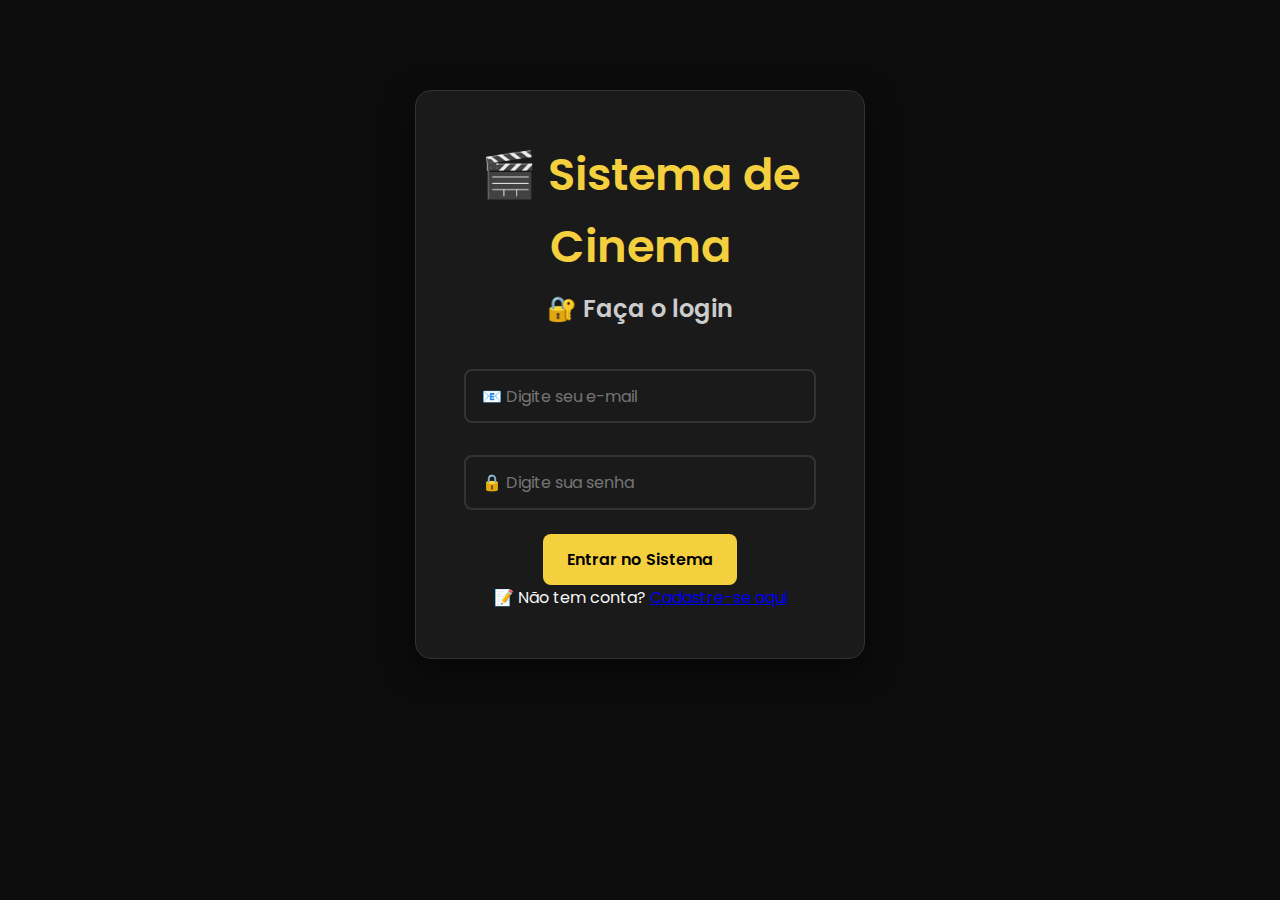
<file: app/index.html>
<!DOCTYPE html>
<html lang="pt-BR">
<head>
    <!-- ===== METADADOS E CONFIGURAÇÕES ===== -->
    <meta charset="UTF-8">
    <meta name="viewport" content="width=device-width, initial-scale=1.0">
    <title>🎬 Sistema de Cinema - Login</title>
    <link rel="stylesheet" href="styles.css">
</head>

<body class="fade-in">
    <!-- ===== CONTAINER PRINCIPAL DE LOGIN ===== -->
    <main class="login-container">
        
        <!-- ===== CABEÇALHO DO SISTEMA ===== -->
        <h1>🎬 Sistema de Cinema</h1>

        <!-- ===== FORMULÁRIO DE LOGIN ===== -->
        <div id="loginForm">
            <h2>🔐 Faça o login</h2>
            
            <!-- Campo de E-mail -->
            <input type="email" id="loginEmail" placeholder="📧 Digite seu e-mail" required>
            
            <!-- Campo de Senha -->
            <input type="password" id="loginSenha" placeholder="🔒 Digite sua senha" required>
            
            <!-- Botão de Entrar -->
            <button onclick="login()">Entrar no Sistema</button>

            <!-- Link para Cadastro -->
            <p>📝 Não tem conta? 
                <a href="#" onclick="toggleCadastro()">Cadastre-se aqui</a>
            </p>
        </div>

        <!-- ===== FORMULÁRIO DE CADASTRO ===== -->
        <div id="cadastroForm" class="hidden">
            <h2>👤 Criar Nova Conta</h2>
            
            <!-- Campo de Nome -->
            <input type="text" id="cadastroNome" placeholder="👤 Digite seu nome completo" required>
            
            <!-- Campo de E-mail -->
            <input type="email" id="cadastroEmail" placeholder="📧 Digite seu e-mail" required>
            
            <!-- Campo de Senha -->
            <input type="password" id="cadastroSenha" placeholder="🔒 Crie uma senha" required>
            
            <!-- Botão de Cadastrar -->
            <button onclick="cadastrar()">✅ Finalizar Cadastro</button>

            <!-- Link para Login -->
            <p>🔐 Já tem conta? 
                <a href="#" onclick="toggleCadastro()">Faça login aqui</a>
            </p>
        </div>
    </main>

    <!-- ===== SCRIPTS DO SISTEMA ===== -->
    <script src="script.js"></script>
</body>
</html>
</file>
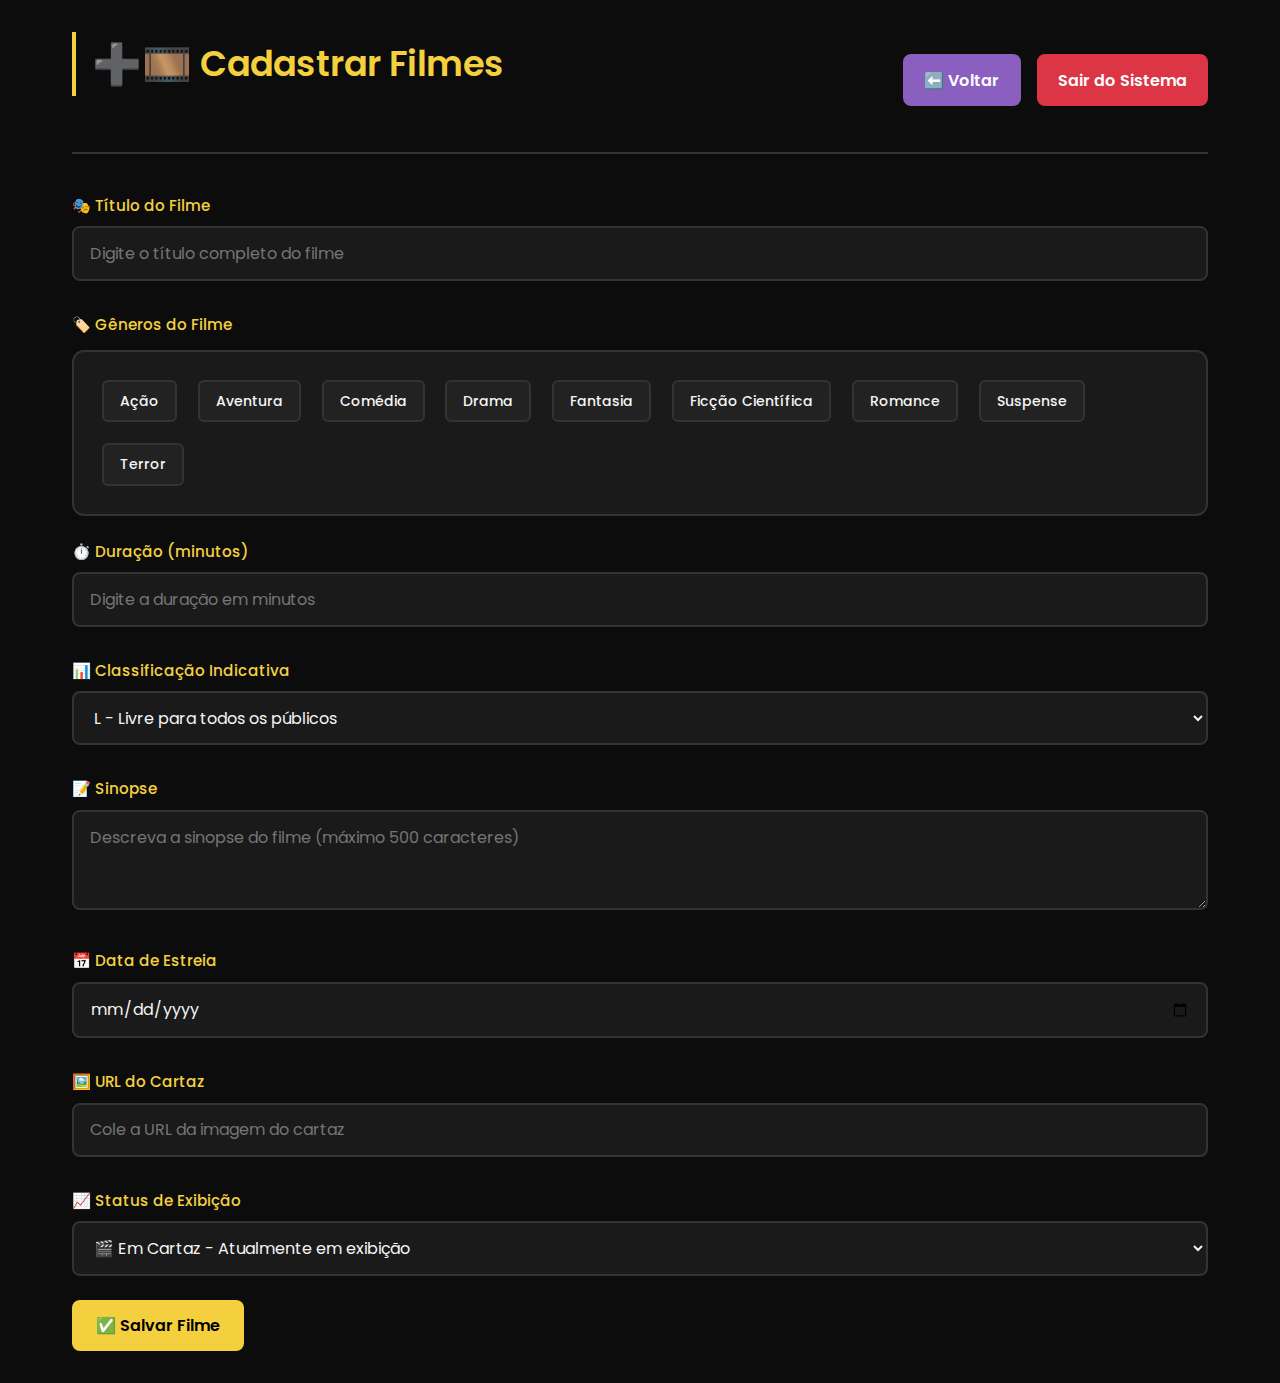
<file: app/add_filme.html>
<!DOCTYPE html>
<html lang="pt-BR">
<head>
    <!-- ===== METADADOS E CONFIGURAÇÕES ===== -->
    <meta charset="UTF-8">
    <meta name="viewport" content="width=device-width, initial-scale=1.0">
    <title>🎬 Cadastrar Filme - Sistema de Cinema</title>
    <link rel="stylesheet" href="styles.css">
</head>

<body class="fade-in">
    <!-- ===== CONTAINER PRINCIPAL ===== -->
    <div class="container">
        
        <!-- ===== CABEÇALHO DE NAVEGAÇÃO ===== -->
        <div class="navigation-buttons">
            <!-- Título da Página -->
            <h2 class="page-title" data-page="add-filme">Cadastrar Filmes</h2>
            
            <!-- Botões de Navegação (Direita) -->
            <div class="nav-buttons-right">
                <button id="backToAdminBtn" class="nav-btn back-btn">⬅️ Voltar</button>
                <button id="logoutBtn" class="nav-btn logout">Sair do Sistema</button>
            </div>
        </div>

        <!-- ===== FORMULÁRIO DE FILME ===== -->
        <form id="formFilmes">
            
            <!-- ===== SEÇÃO: INFORMAÇÕES BÁSICAS ===== -->
            <label for="tituloFilme">🎭 Título do Filme</label>
            <input type="text" id="tituloFilme" placeholder="Digite o título completo do filme" required>

            <!-- ===== SEÇÃO: GÊNEROS ===== -->
            <label>🏷️ Gêneros do Filme</label>
            <div class="genero-container" id="generoContainer">
                <!-- ===== ÁREA DINÂMICA ===== -->
                <!-- Os botões de gênero serão criados via JavaScript -->
            </div>
            <input type="hidden" id="generoFilme" name="generoFilme" required>

            <!-- ===== SEÇÃO: INFORMAÇÕES TÉCNICAS ===== -->
            <label for="duracaoFilme">⏱️ Duração (minutos)</label>
            <input type="number" id="duracaoFilme" placeholder="Digite a duração em minutos" min="1" required>

            <label for="classificacaoIndicativaFilme">📊 Classificação Indicativa</label>
            <select id="classificacaoIndicativaFilme" required>
                <option value="L">L - Livre para todos os públicos</option>
                <option value="10">10 - Não recomendado para menores de 10 anos</option>
                <option value="12">12 - Não recomendado para menores de 12 anos</option>
                <option value="14">14 - Não recomendado para menores de 14 anos</option>
                <option value="16">16 - Não recomendado para menores de 16 anos</option>
                <option value="18">18 - Não recomendado para menores de 18 anos</option>
            </select>

            <!-- ===== SEÇÃO: DESCRIÇÃO ===== -->
            <label for="sinopseFilme">📝 Sinopse</label>
            <textarea id="sinopseFilme" 
                      placeholder="Descreva a sinopse do filme (máximo 500 caracteres)" 
                      maxlength="500" required></textarea>

            <!-- ===== SEÇÃO: INFORMAÇÕES DE EXIBIÇÃO ===== -->
            <label for="dataEstreiaFilme">📅 Data de Estreia</label>
            <input type="date" id="dataEstreiaFilme" required>

            <label for="cartazFilme">🖼️ URL do Cartaz</label>
            <input type="url" id="cartazFilme" placeholder="Cole a URL da imagem do cartaz" required>

            <label for="statusFilme">📈 Status de Exibição</label>
            <select id="statusFilme" required>
                <option value="Em Cartaz">🎬 Em Cartaz - Atualmente em exibição</option>
                <option value="Em Breve">⏳ Em Breve - Em breve nos cinemas</option>
            </select>

            <!-- ===== BOTÕES DE AÇÃO DO FORMULÁRIO ===== -->
            <div class="form-buttons">
                <button type="submit" id="submitBtn">✅ Salvar Filme</button>
            </div>
        </form>
    </div>

    <!-- ===== SCRIPTS DO SISTEMA ===== -->
    <script src="script.js"></script>
</body>
</html>
</file>
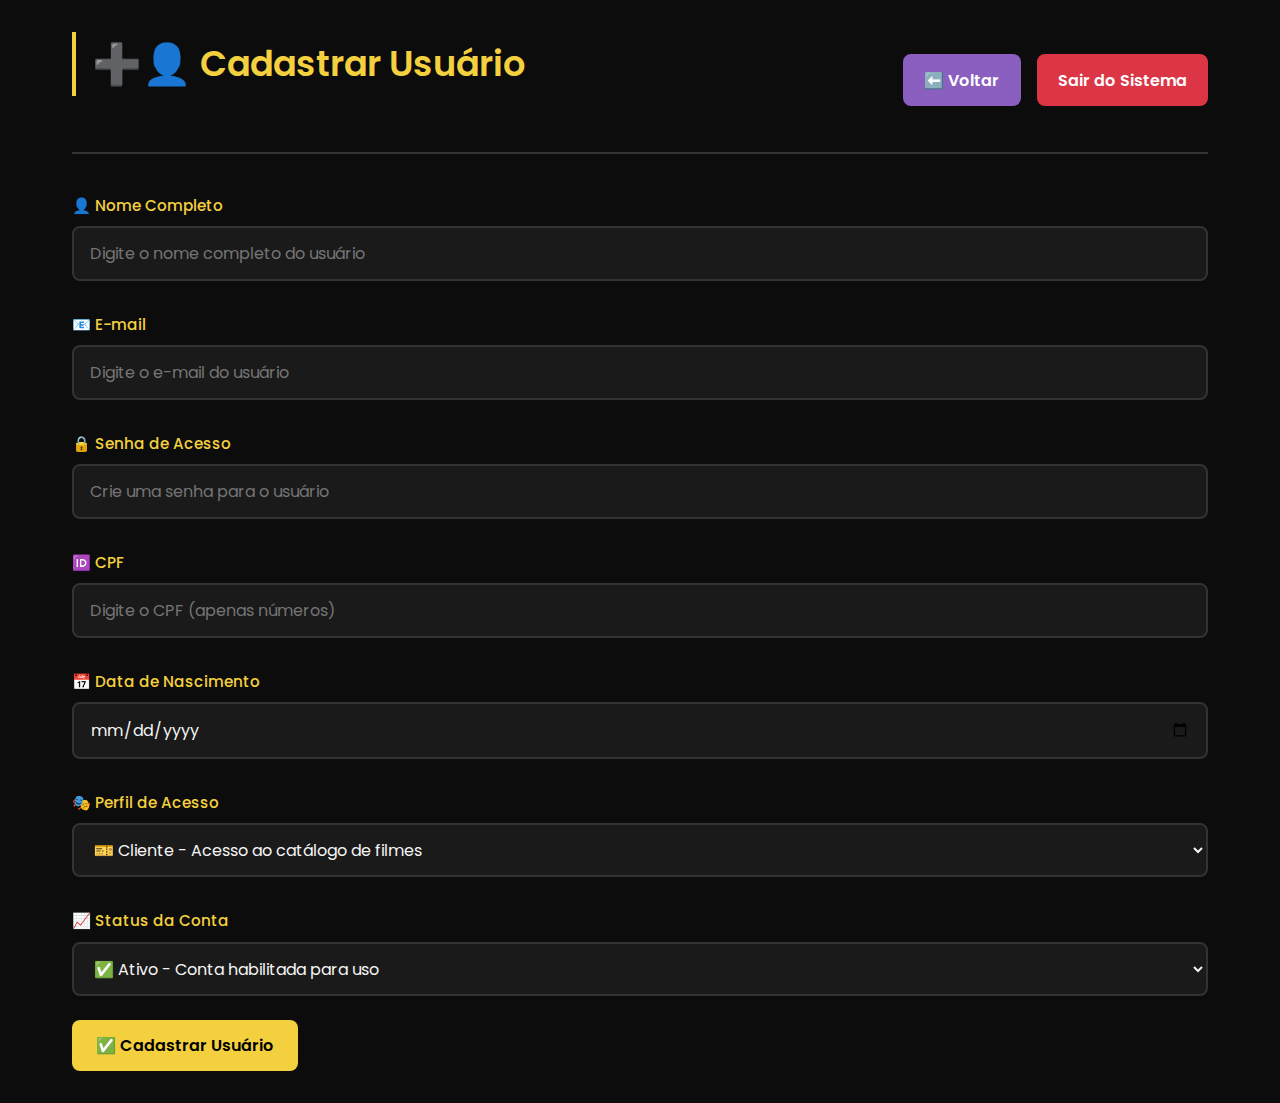
<file: app/add_usuario.html>
<!DOCTYPE html>
<html lang="pt-BR">
<head>
    <!-- ===== METADADOS E CONFIGURAÇÕES ===== -->
    <meta charset="UTF-8">
    <meta name="viewport" content="width=device-width, initial-scale=1.0">
    <title>👤 Cadastrar Usuário - Sistema de Cinema</title>
    <link rel="stylesheet" href="styles.css">
</head>

<body class="fade-in">
    <!-- ===== CONTAINER PRINCIPAL ===== -->
    <div class="container">
        
        <!-- ===== CABEÇALHO DE NAVEGAÇÃO ===== -->
        <div class="navigation-buttons">
            <!-- Título da Página -->
            <h2 class="page-title" data-page="add-usuario">Cadastrar Usuário</h2>
            
            <!-- Botões de Navegação (Direita) -->
            <div class="nav-buttons-right">
                <button id="backToAdminBtn" class="nav-btn back-btn">⬅️ Voltar</button>
                <button id="logoutBtn" class="nav-btn logout">Sair do Sistema</button>
            </div>
        </div>

        <!-- ===== FORMULÁRIO DE USUÁRIO ===== -->
        <form id="addUserForm">
            
            <!-- ===== SEÇÃO: DADOS PESSOAIS ===== -->
            <label for="name">👤 Nome Completo</label>
            <input type="text" id="name" placeholder="Digite o nome completo do usuário" required>

            <label for="email">📧 E-mail</label>
            <input type="email" id="email" placeholder="Digite o e-mail do usuário" required>

            <label for="password">🔒 Senha de Acesso</label>
            <input type="password" id="password" placeholder="Crie uma senha para o usuário" required>

            <!-- ===== SEÇÃO: DOCUMENTOS ===== -->
            <label for="cpf">🆔 CPF</label>
            <input type="number" id="cpf" placeholder="Digite o CPF (apenas números)" required>

            <!-- ===== SEÇÃO: INFORMAÇÕES ADICIONAIS ===== -->
            <label for="birthdate">📅 Data de Nascimento</label>
            <input type="date" id="birthdate" required>

            <!-- ===== SEÇÃO: CONFIGURAÇÕES DE ACESSO ===== -->
            <label for="role">🎭 Perfil de Acesso</label>
            <select id="role" required>
                <option value="Cliente">🎫 Cliente - Acesso ao catálogo de filmes</option>
                <option value="Funcionário">👨‍💼 Funcionário - Acesso administrativo limitado</option>
                <option value="Administrador">⚙️ Administrador - Acesso total ao sistema</option>
            </select>

            <label for="status">📈 Status da Conta</label>
            <select id="status" required>
                <option value="Ativo">✅ Ativo - Conta habilitada para uso</option>
                <option value="Inativo">⏸️ Inativo - Conta temporariamente desabilitada</option>
            </select>

            <!-- ===== BOTÕES DE AÇÃO DO FORMULÁRIO ===== -->
            <div class="form-buttons">
                <button type="submit" id="submitBtn">✅ Cadastrar Usuário</button>
            </div>
        </form>
    </div>

    <!-- ===== SCRIPTS DO SISTEMA ===== -->
    <script src="script.js"></script>
</body>
</html>
</file>
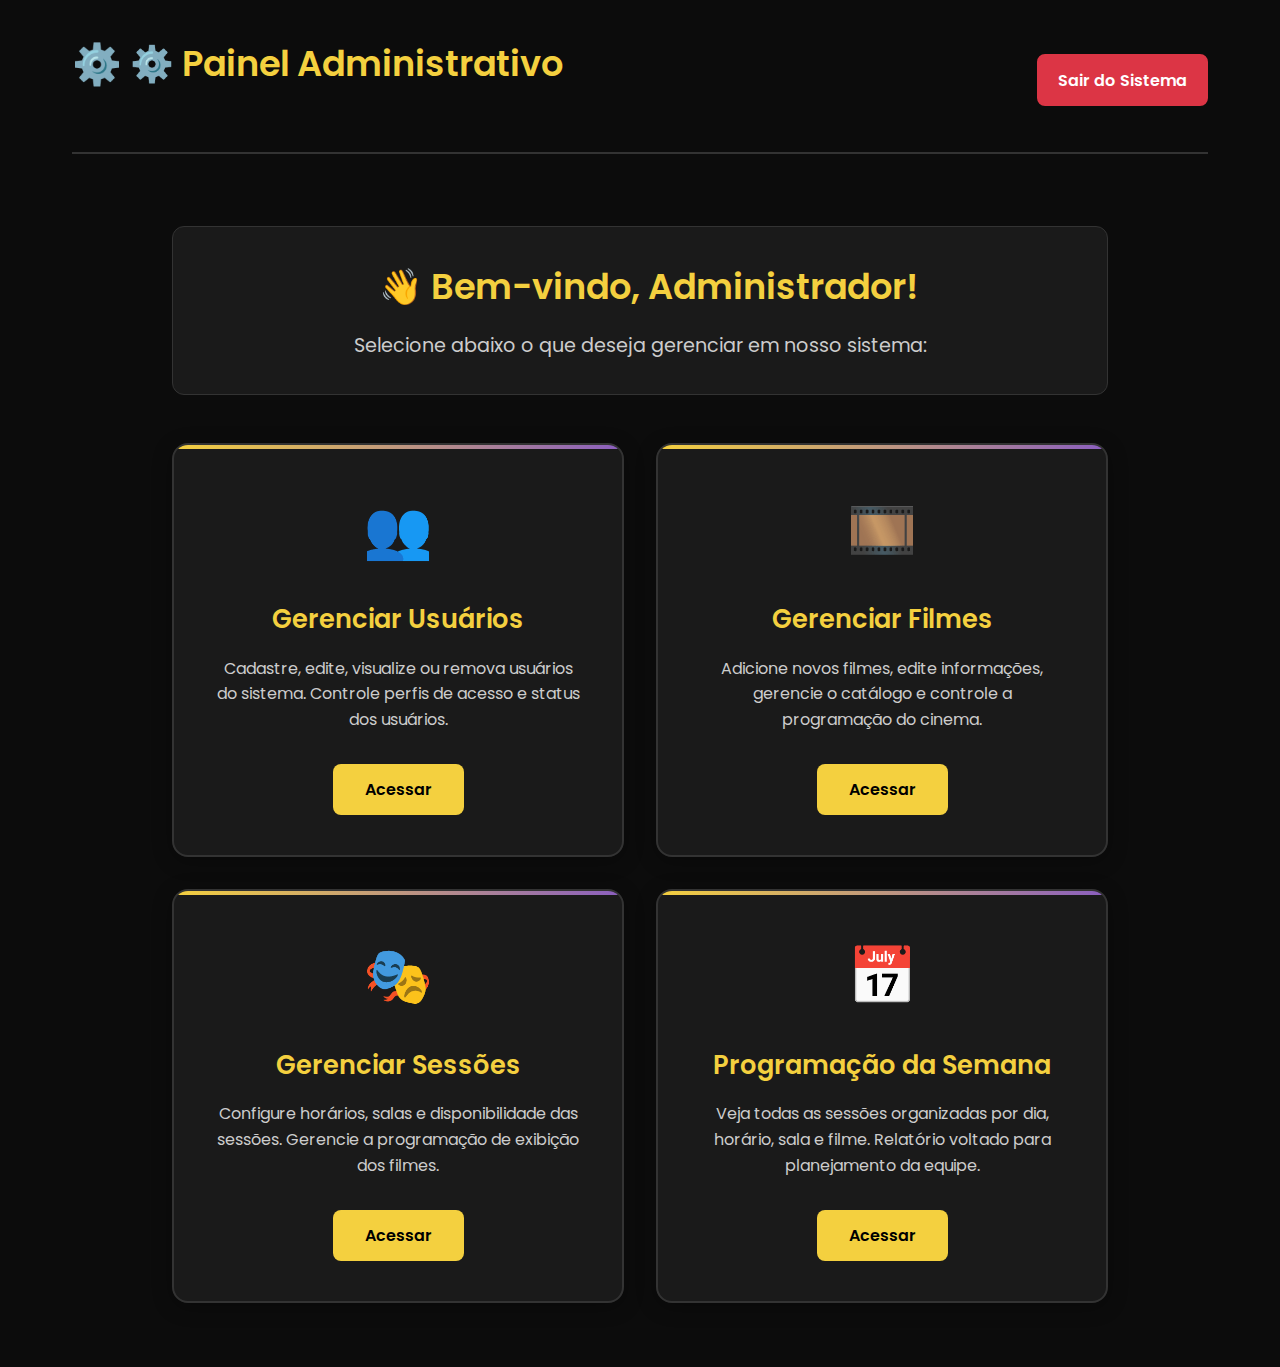
<file: app/admin_dashboard.html>
<!DOCTYPE html>
<html lang="pt-BR">
<head>
    <!-- ===== METADADOS E CONFIGURAÇÕES ===== -->
    <meta charset="UTF-8">
    <meta name="viewport" content="width=device-width, initial-scale=1.0">
    <title>⚙️ Painel Administrativo - Sistema de Cinema</title>
    <link rel="stylesheet" href="styles.css">
</head>

<body class="fade-in">
    <!-- ===== CONTAINER PRINCIPAL ===== -->
    <div class="container">
        
        <!-- ===== CABEÇALHO DE NAVEGAÇÃO ===== -->
        <div class="navigation-buttons">
            <h1 class="page-title" data-page="admin">⚙️ Painel Administrativo</h1>
            <button id="logoutBtn" class="nav-btn logout">Sair do Sistema</button>
        </div>

        <!-- ===== CONTEÚDO PRINCIPAL ===== -->
        <main class="dashboard-container">
            
            <!-- ===== MENSAGEM DE BOAS-VINDAS ===== -->
            <div class="welcome-message">
                <h2>👋 Bem-vindo, Administrador!</h2>
                <p>Selecione abaixo o que deseja gerenciar em nosso sistema:</p>
            </div>

            <!-- ===== OPÇÕES DO DASHBOARD ===== -->
            <div class="dashboard-options">
                
                <!-- ===== CARD: GERENCIAR USUÁRIOS ===== -->
                <div class="dashboard-card">
                    <div class="card-icon">👥</div>
                    <h3>Gerenciar Usuários</h3>
                    <p>Cadastre, edite, visualize ou remova usuários do sistema. 
                       Controle perfis de acesso e status dos usuários.</p>
                    <button onclick="window.location.href='crud_usuario.html'" class="card-btn">
                        Acessar
                    </button>
                </div>

                <!-- ===== CARD: GERENCIAR FILMES ===== -->
                <div class="dashboard-card">
                    <div class="card-icon">🎞️</div>
                    <h3>Gerenciar Filmes</h3>
                    <p>Adicione novos filmes, edite informações, gerencie o catálogo 
                       e controle a programação do cinema.</p>
                    <button onclick="window.location.href='crud_filme.html'" class="card-btn">
                        Acessar
                    </button>
                </div>

                <!-- ===== CARD: GERENCIAR SESSÕES ===== -->
                <div class="dashboard-card">
                    <div class="card-icon">🎭</div>
                    <h3>Gerenciar Sessões</h3>
                    <p>Configure horários, salas e disponibilidade das sessões. 
                       Gerencie a programação de exibição dos filmes.</p>
                    <button onclick="window.location.href='crud_sessao.html'" class="card-btn">
                        Acessar
                    </button>
                </div>

                <!-- ===== CARD: RELATÓRIO – PROGRAMAÇÃO DA SEMANA ===== -->
                <div class="dashboard-card">
                    <div class="card-icon">📅</div>
                    <h3>Programação da Semana</h3>
                    <p>Veja todas as sessões organizadas por dia, horário, sala e filme.
                    Relatório voltado para planejamento da equipe.</p>
                    <button onclick="window.location.href='relatorio_programacao.html'" class="card-btn">
                        Acessar
                    </button>
                </div>
            </div>
        </main>
    </div>

    <!-- ===== SCRIPTS DO SISTEMA ===== -->
    <script>
        // Função para logout
        document.getElementById('logoutBtn').addEventListener('click', function() {
            if (confirm('Tem certeza que deseja sair do sistema?')) {
                // Redirecionar para a página de login
                window.location.href = 'login.html';
            }
        });
    </script>
</body>
</html>
</file>
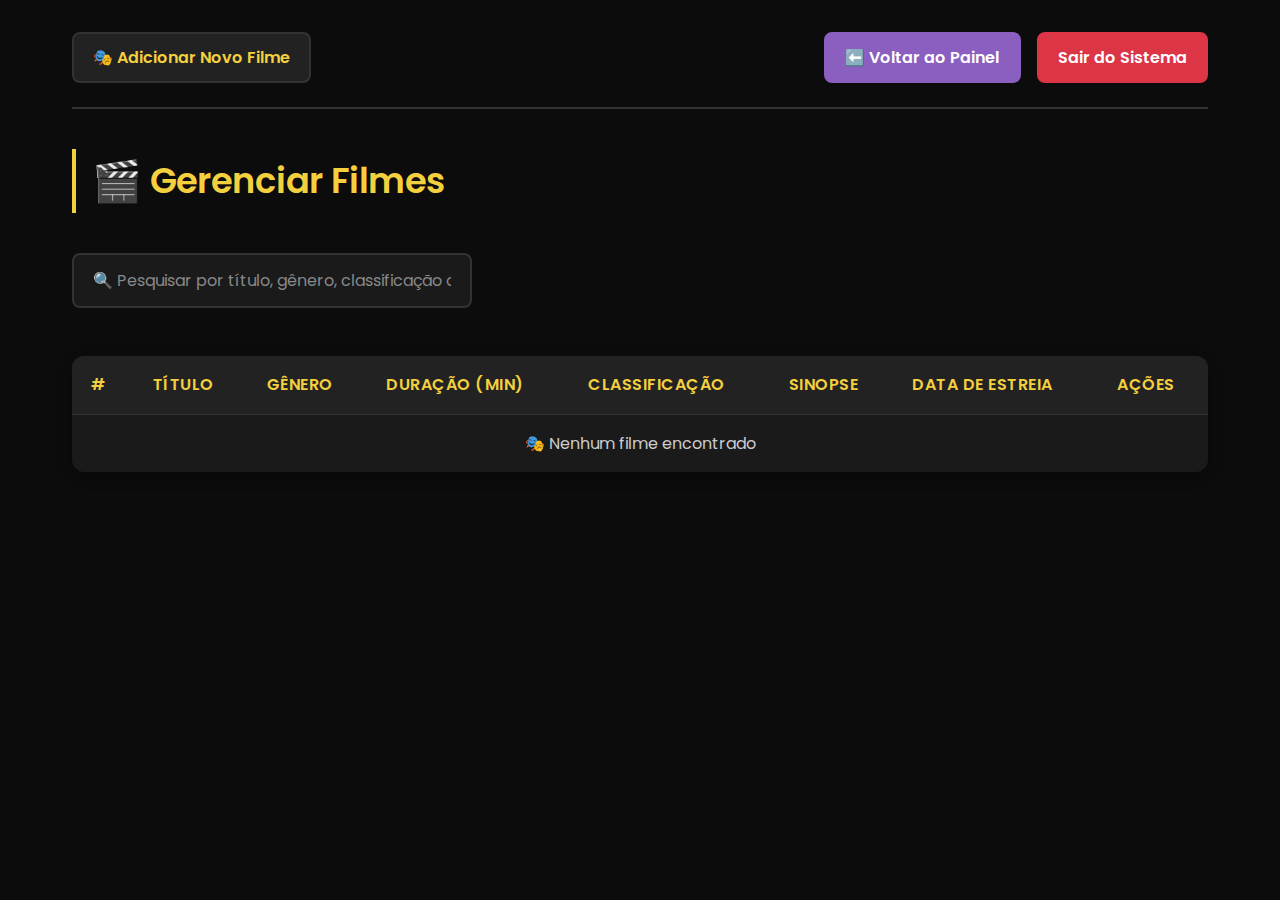
<file: app/crud_filme.html>
<!DOCTYPE html>
<html lang="pt-BR">
<head>
    <!-- ===== METADADOS E CONFIGURAÇÕES ===== -->
    <meta charset="UTF-8">
    <meta name="viewport" content="width=device-width, initial-scale=1.0">
    <title>🎭 Gerenciar Filmes - Sistema de Cinema</title>
    <link rel="stylesheet" href="styles.css">
</head>

<body class="fade-in">
    <!-- ===== CONTAINER PRINCIPAL ===== -->
    <div class="container">
        
        <!-- ===== CABEÇALHO DE NAVEGAÇÃO ===== -->
        <div class="navigation-buttons">
            <!-- Botão de Ação Principal -->
            <button id="addMovieBtn" class="nav-btn">🎭 Adicionar Novo Filme</button>
            
            <!-- Botões de Navegação (Direita) -->
            <div class="nav-buttons-right">
                <button id="backToAdminBtn" class="nav-btn back-btn">⬅️ Voltar ao Painel</button>
                <button id="logoutBtn" class="nav-btn logout">Sair do Sistema</button>
            </div>
        </div>

        <!-- ===== TÍTULO DA PÁGINA ===== -->
        <h2 class="page-title" data-page="filmes">Gerenciar Filmes</h2>

        <!-- ===== BARRA DE PESQUISA ===== -->
        <input type="text" id="searchInput" 
               placeholder="🔍 Pesquisar por título, gênero, classificação ou data de estreia..." 
               class="search-box">

        <!-- ===== TABELA DE FILMES ===== -->
        <table id="movieTable">
            <thead>
                <tr>
                    <th>#</th>
                    <th>Título</th>
                    <th>Gênero</th>
                    <th>Duração (min)</th>
                    <th>Classificação</th>
                    <th>Sinopse</th>
                    <th>Data de Estreia</th>
                    <th>Ações</th>
                </tr>
            </thead>
            <tbody>
                <!-- ===== ÁREA DINÂMICA ===== -->
                <!-- Os filmes serão carregados aqui via JavaScript -->
            </tbody>
        </table>
    </div>

    <!-- ===== SCRIPTS DO SISTEMA ===== -->
    <script src="script.js"></script>
</body>
</html>
</file>
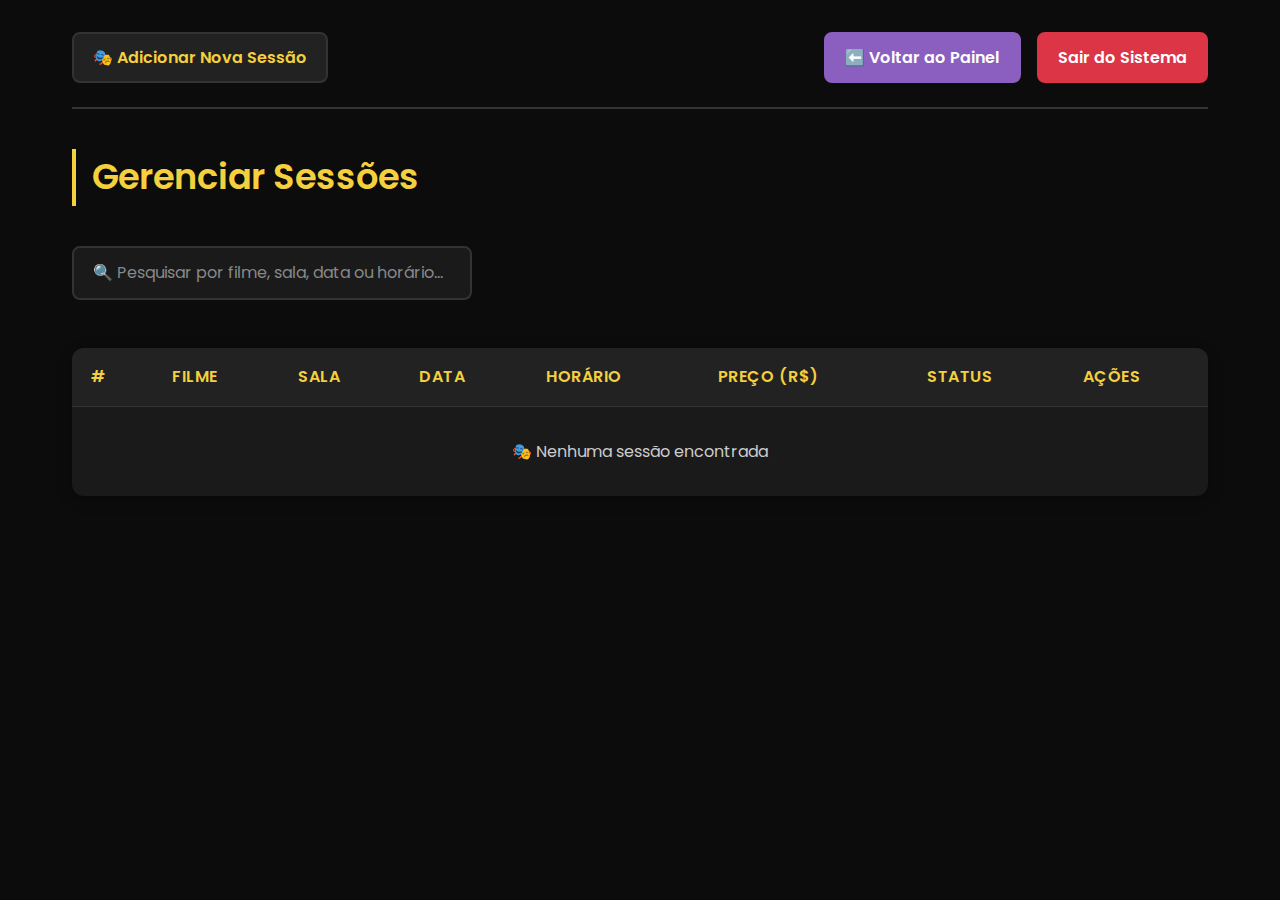
<file: app/crud_sessao.html>
<!DOCTYPE html>
<html lang="pt-BR">
<head>
    <!-- ===== METADADOS E CONFIGURAÇÕES ===== -->
    <meta charset="UTF-8">
    <meta name="viewport" content="width=device-width, initial-scale=1.0">
    <title>🎭 Gerenciar Sessões - Sistema de Cinema</title>
    <link rel="stylesheet" href="styles.css">
</head>

<body class="fade-in">
    <!-- ===== CONTAINER PRINCIPAL ===== -->
    <div class="container">
        
        <!-- ===== CABEÇALHO DE NAVEGAÇÃO ===== -->
        <div class="navigation-buttons">
            <!-- Botão de Ação Principal -->
            <button id="addSessionBtn" class="nav-btn">🎭 Adicionar Nova Sessão</button>
            
            <!-- Botões de Navegação (Direita) -->
            <div class="nav-buttons-right">
                <button id="backToAdminBtn" class="nav-btn back-btn">⬅️ Voltar ao Painel</button>
                <button id="logoutBtn" class="nav-btn logout">Sair do Sistema</button>
            </div>
        </div>

        <!-- ===== TÍTULO DA PÁGINA ===== -->
        <h2 class="page-title" data-page="sessoes">Gerenciar Sessões</h2>

        <!-- ===== BARRA DE PESQUISA ===== -->
        <input type="text" id="searchInput" 
               placeholder="🔍 Pesquisar por filme, sala, data ou horário..." 
               class="search-box">

        <!-- ===== TABELA DE SESSÕES ===== -->
        <table id="sessionTable">
            <thead>
                <tr>
                    <th>#</th>
                    <th>Filme</th>
                    <th>Sala</th>
                    <th>Data</th>
                    <th>Horário</th>
                    <th>Preço (R$)</th>
                    <th>Status</th>
                    <th>Ações</th>
                </tr>
            </thead>
            <tbody>
                <!-- ===== ÁREA DINÂMICA ===== -->
                <!-- As sessões serão carregadas aqui via JavaScript -->
            </tbody>
        </table>
    </div>

    <!-- ===== MODAL PARA ADICIONAR/EDITAR SESSÃO ===== -->
    <div id="sessionModal" class="modal hidden">
        <div class="modal-content">
            <h3 id="modalTitle">Adicionar Nova Sessão</h3>
            
            <form id="sessionForm">
                <!-- Filme Vinculado -->
                <label for="filme">Filme *</label>
                <select id="filme" name="filme" required>
                    <option value="">Selecione um filme</option>
                    <!-- Os filmes serão carregados dinamicamente -->
                </select>

                <!-- Sala Vinculada -->
                <label for="sala">Sala *</label>
                <select id="sala" name="sala" required>
                    <option value="">Selecione uma sala</option>
                    <!-- As salas serão carregadas dinamicamente -->
                </select>

                <!-- Data -->
                <label for="data">Data *</label>
                <input type="date" id="data" name="data" required>

                <!-- Horário -->
                <label for="horario">Horário *</label>
                <input type="time" id="horario" name="horario" required>

                <!-- Preço do Ingresso -->
                <label for="preco">Preço do Ingresso (R$) *</label>
                <input type="number" id="preco" name="preco" min="0" step="0.01" placeholder="25.00" required>

                <!-- Status -->
                <label for="status">Status *</label>
                <select id="status" name="status" required>
                    <option value="">Selecione o status</option>
                    <option value="aguardando">Aguardando</option>
                    <option value="em_andamento">Em andamento</option>
                    <option value="cancelada">Cancelada</option>
                </select>

                <div class="modal-buttons">
                    <button type="button" id="cancelBtn" class="nav-btn">Cancelar</button>
                    <button type="submit" id="saveBtn" class="card-btn">Salvar Sessão</button>
                </div>
            </form>
        </div>
    </div>

    <!-- ===== MODAL DE CONFIRMAÇÃO DE EXCLUSÃO ===== -->
    <div id="deleteModal" class="modal hidden">
        <div class="modal-content">
            <h3>Confirmar Exclusão</h3>
            <p>Tem certeza que deseja excluir esta sessão? Esta ação não pode ser desfeita.</p>
            <div class="modal-buttons">
                <button id="cancelDeleteBtn" class="nav-btn">Cancelar</button>
                <button id="confirmDeleteBtn" class="deleteBtn">Excluir</button>
            </div>
        </div>
    </div>

    <!-- ===== SCRIPTS DO SISTEMA ===== -->
    <script src="script.js"></script>
</body>
</html>
</file>
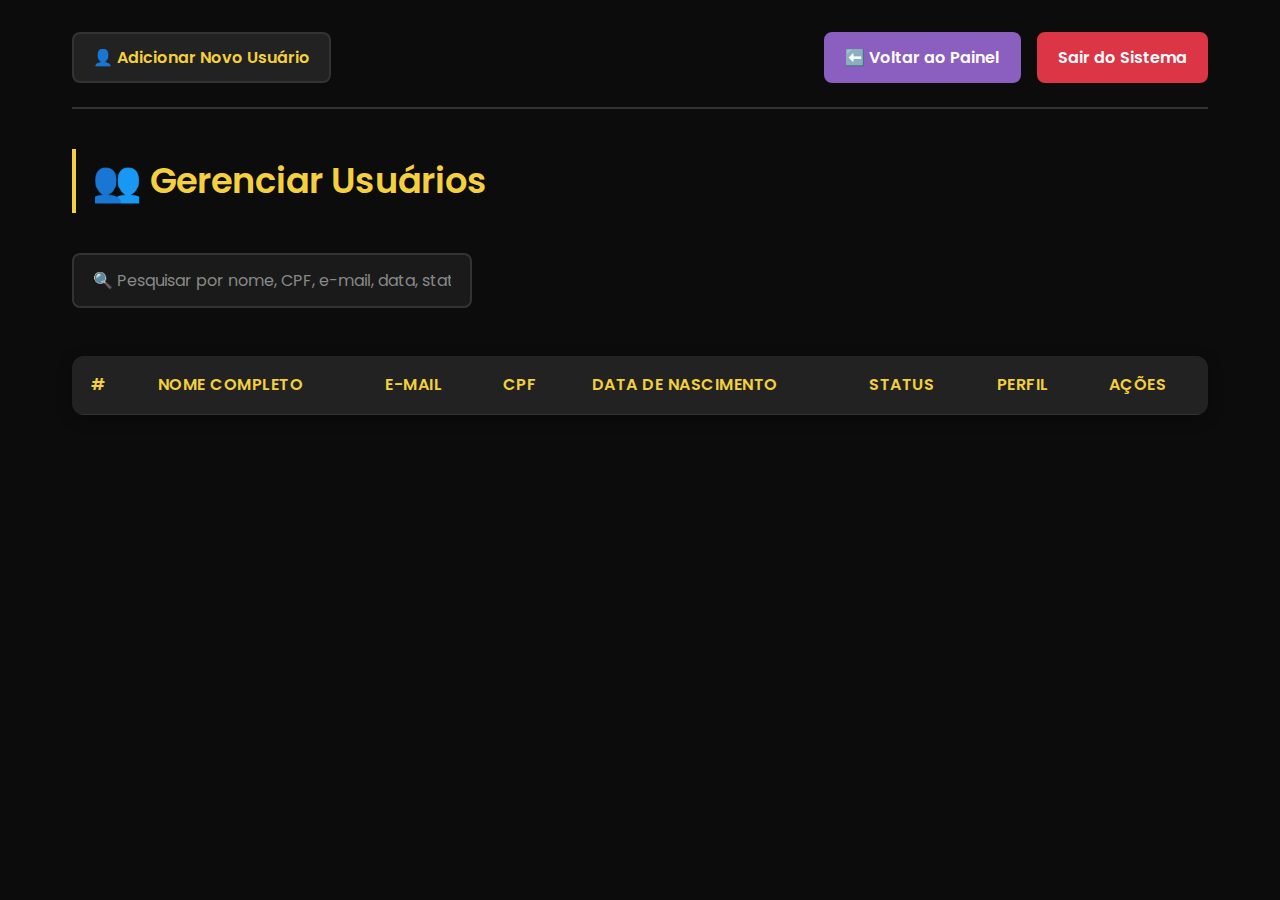
<file: app/crud_usuario.html>
<!DOCTYPE html>
<html lang="pt-BR">
<head>
    <!-- ===== METADADOS E CONFIGURAÇÕES ===== -->
    <meta charset="UTF-8">
    <meta name="viewport" content="width=device-width, initial-scale=1.0">
    <title>👥 Gerenciar Usuários - Sistema de Cinema</title>
    <link rel="stylesheet" href="styles.css">
</head>

<body class="fade-in">
    <!-- ===== CONTAINER PRINCIPAL ===== -->
    <div class="container">
        
        <!-- ===== CABEÇALHO DE NAVEGAÇÃO ===== -->
        <div class="navigation-buttons">
            <!-- Botão de Ação Principal -->
            <button id="addUserBtn" class="nav-btn">👤 Adicionar Novo Usuário</button>
            
            <!-- Botões de Navegação (Direita) -->
            <div class="nav-buttons-right">
                <button id="backToAdminBtn" class="nav-btn back-btn">⬅️ Voltar ao Painel</button>
                <button id="logoutBtn" class="nav-btn logout">Sair do Sistema</button>
            </div>
        </div>

        <!-- ===== TÍTULO DA PÁGINA ===== -->
        <h2 class="page-title" data-page="usuarios">Gerenciar Usuários</h2>

        <!-- ===== BARRA DE PESQUISA ===== -->
        <input type="text" id="searchInput" 
               placeholder="🔍 Pesquisar por nome, CPF, e-mail, data, status ou perfil..." 
               class="search-box">

        <!-- ===== TABELA DE USUÁRIOS ===== -->
        <table id="userTable">
            <thead>
                <tr>
                    <th>#</th>
                    <th>Nome Completo</th>
                    <th>E-mail</th>
                    <th>CPF</th>
                    <th>Data de Nascimento</th>
                    <th>Status</th>
                    <th>Perfil</th>
                    <th>Ações</th>
                </tr>
            </thead>
            <tbody>
                <!-- ===== ÁREA DINÂMICA ===== -->
                <!-- Os usuários serão carregados aqui via JavaScript -->
            </tbody>
        </table>
    </div>

    <!-- ===== SCRIPTS DO SISTEMA ===== -->
    <script src="script.js"></script>
</body>
</html>
</file>
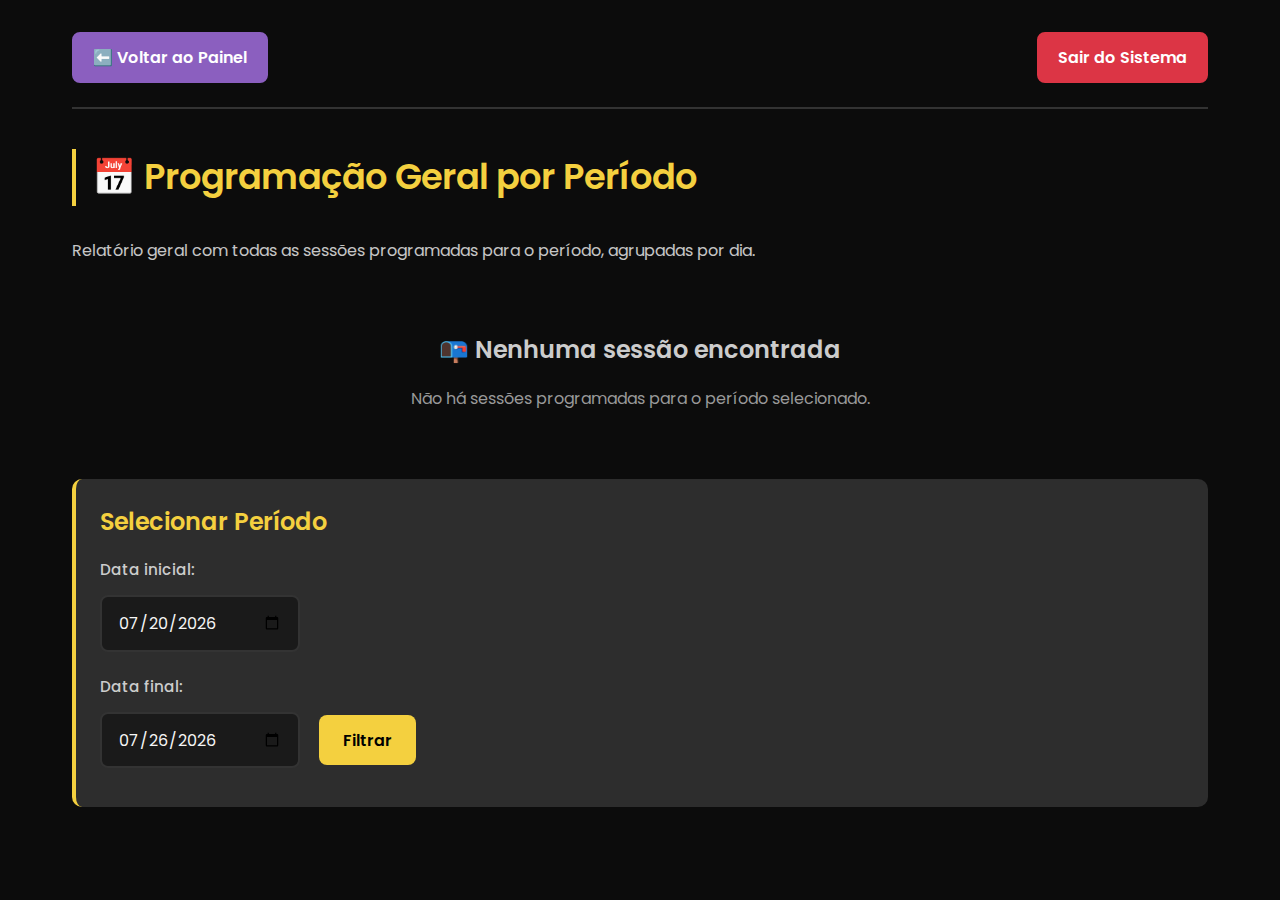
<file: app/relatorio_programacao.html>
<!DOCTYPE html>
<html lang="pt-BR">

<head>
    <meta charset="UTF-8">
    <meta name="viewport" content="width=device-width, initial-scale=1.0">
    <title>📅 Programação Geral por Período</title>
    <link rel="stylesheet" href="styles.css">
</head>

<body class="fade-in">
    <div class="container">

        <!-- CABEÇALHO -->
        <div class="navigation-buttons">
            <button id="backToAdminBtn" class="nav-btn back-btn">⬅️ Voltar ao Painel</button>
            <button id="logoutBtn" class="nav-btn logout">Sair do Sistema</button>
        </div>

        <h2 class="page-title">📅 Programação Geral por Período</h2>
        <p style="margin-bottom: 15px; opacity: 0.8;">
            Relatório geral com todas as sessões programadas para o período, agrupadas por dia.
        </p>

        <div id="weekSchedule" class="week-schedule">
            <!-- Conteúdo preenchido via script.js -->
        </div>

        <div class="period-selector">
            <h3>Selecionar Período</h3>

            <label for="inicio">Data inicial:</label>
            <input type="date" id="inicio">

            <label for="fim">Data final:</label>
            <input type="date" id="fim">

            <button id="filterPeriodBtn">Filtrar</button>
        </div>
    </div>

    <script src="script.js"></script>
    <script>
        // Voltar ao painel
        document.getElementById("backToAdminBtn").addEventListener("click", () => {
            window.location.href = "admin_dashboard.html";
        });

        // Logout unificado
        document.getElementById("logoutBtn").addEventListener("click", () => {
            if (confirm("Tem certeza que deseja sair?")) {
                window.location.href = "index.html";
            }
        });
    </script>
</body>

</html>
</file>
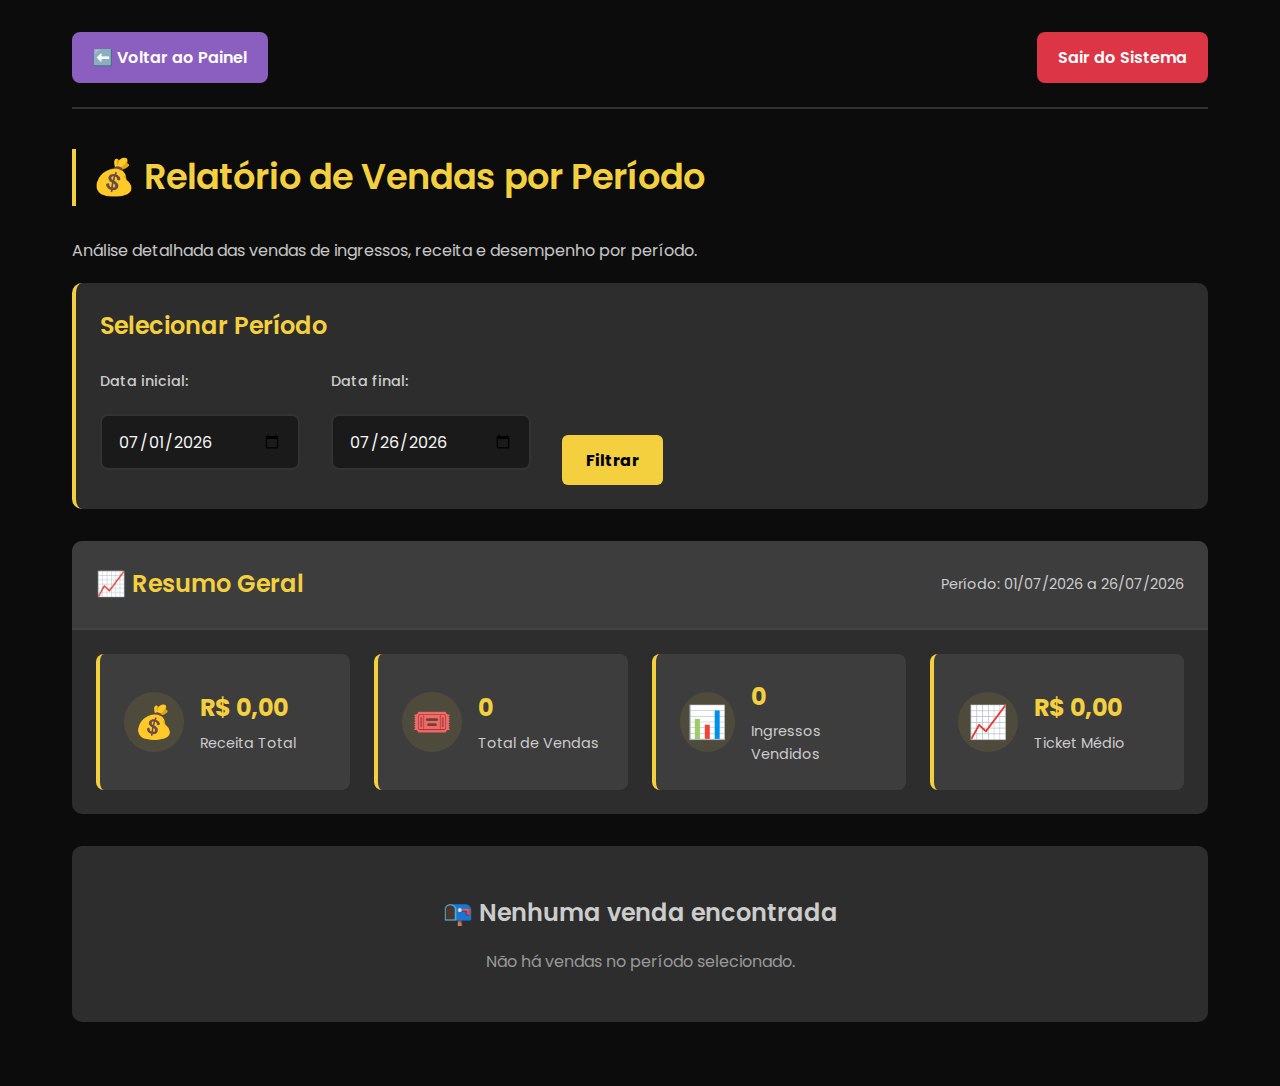
<file: app/relatorio_vendas.html>
<!DOCTYPE html>
<html lang="pt-BR">
<head>
    <meta charset="UTF-8">
    <meta name="viewport" content="width=device-width, initial-scale=1.0">
    <title>💰 Relatório de Vendas por Período</title>
    <link rel="stylesheet" href="styles.css">
</head>

<body class="fade-in">
<div class="container">

    <!-- CABEÇALHO -->
    <div class="navigation-buttons">
        <button id="backToAdminBtn" class="nav-btn back-btn">⬅️ Voltar ao Painel</button>
        <button id="logoutBtn" class="nav-btn logout">Sair do Sistema</button>
    </div>

    <h2 class="page-title">💰 Relatório de Vendas por Período</h2>
    <p style="margin-bottom: 15px; opacity: 0.8;">
        Análise detalhada das vendas de ingressos, receita e desempenho por período.
    </p>

    <!-- SELETOR DE PERÍODO -->
    <div class="period-selector">
        <h3>Selecionar Período</h3>

        <div class="period-inputs">
            <div class="input-group">
                <label for="inicio">Data inicial:</label>
                <input type="date" id="inicio">
            </div>

            <div class="input-group">
                <label for="fim">Data final:</label>
                <input type="date" id="fim">
            </div>

            <button id="filterPeriodBtn" class="filter-btn">Filtrar</button>
        </div>
    </div>

    <!-- RESUMO GERAL -->
    <div id="resumoGeral" class="resumo-geral">
        <!-- Conteúdo preenchido via script.js -->
    </div>

    <!-- VENDAS POR FILME -->
    <div id="vendasPorFilme" class="vendas-por-filme">
        <!-- Conteúdo preenchido via script.js -->
    </div>

    <!-- DETALHES DAS VENDAS -->
    <div id="detalhesVendas" class="detalhes-vendas">
        <!-- Conteúdo preenchido via script.js -->
    </div>
</div>

<script src="script.js"></script>
<script>
    // Voltar ao painel
    document.getElementById("backToAdminBtn").addEventListener("click", () => {
        window.location.href = "admin_dashboard.html";
    });

    // Logout unificado
    document.getElementById("logoutBtn").addEventListener("click", () => {
        if (confirm("Tem certeza que deseja sair?")) {
            window.location.href = "index.html";
        }
    });
</script>
</body>
</html>
</file>
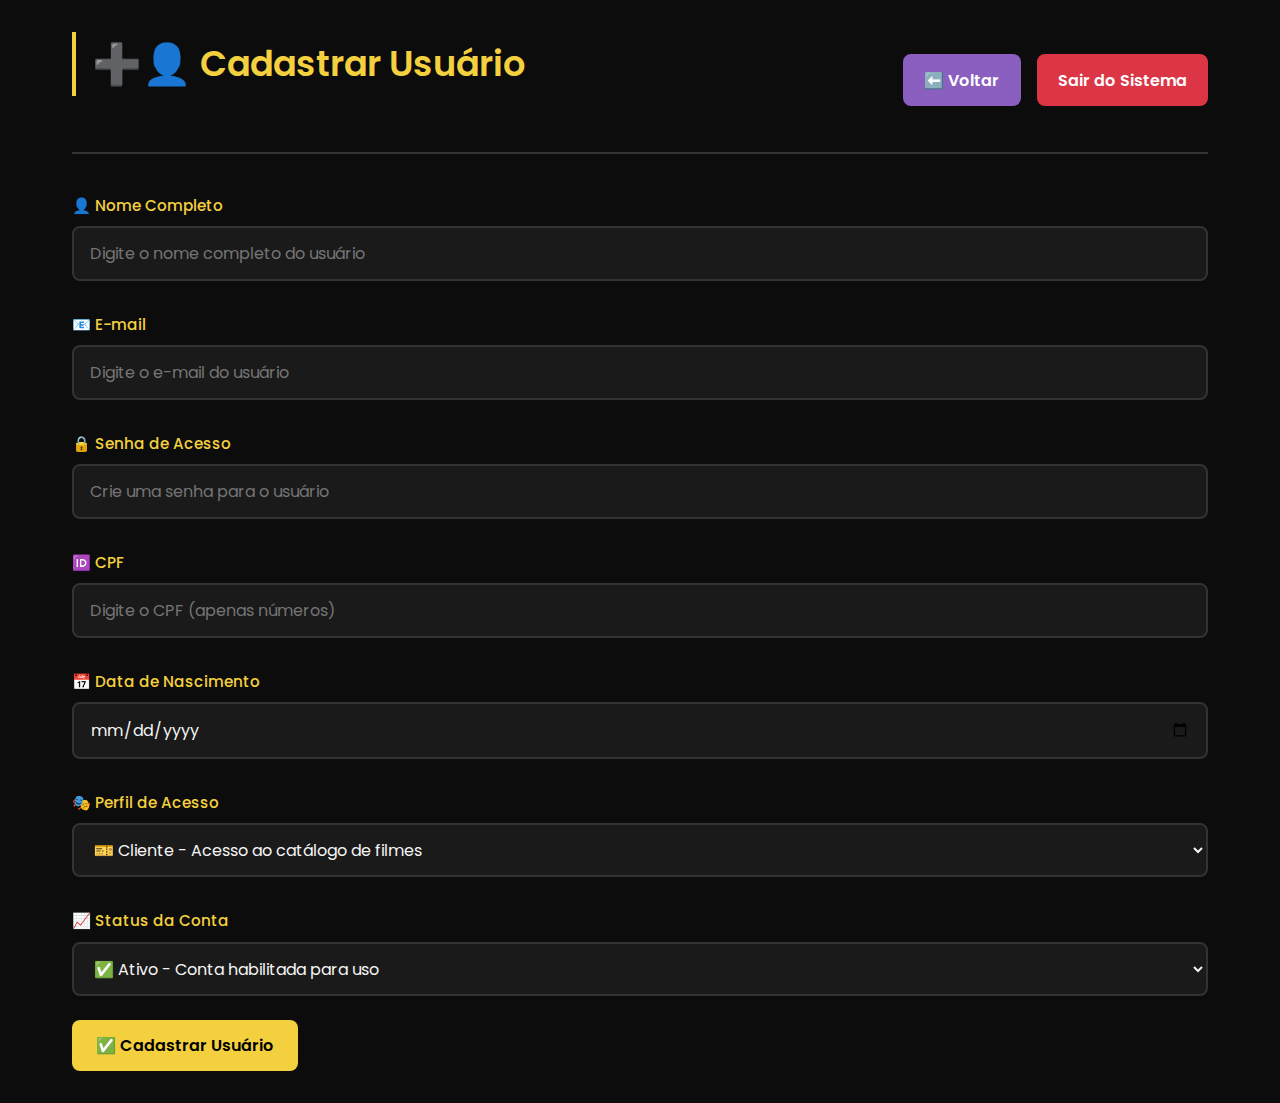
<file: sistema-cinema/add_usuario.html>
<!DOCTYPE html>
<html lang="pt-BR">
<head>
    <!-- ===== METADADOS E CONFIGURAÇÕES ===== -->
    <meta charset="UTF-8">
    <meta name="viewport" content="width=device-width, initial-scale=1.0">
    <title>👤 Cadastrar Usuário - Sistema de Cinema</title>
    <link rel="stylesheet" href="styles.css">
</head>

<body class="fade-in">
    <!-- ===== CONTAINER PRINCIPAL ===== -->
    <div class="container">
        
        <!-- ===== CABEÇALHO DE NAVEGAÇÃO ===== -->
        <div class="navigation-buttons">
            <!-- Título da Página -->
            <h2 class="page-title" data-page="add-usuario">Cadastrar Usuário</h2>
            
            <!-- Botões de Navegação (Direita) -->
            <div class="nav-buttons-right">
                <button id="backToAdminBtn" class="nav-btn back-btn">⬅️ Voltar</button>
                <button id="logoutBtn" class="nav-btn logout">Sair do Sistema</button>
            </div>
        </div>

        <!-- ===== FORMULÁRIO DE USUÁRIO ===== -->
        <form id="addUserForm">
            
            <!-- ===== SEÇÃO: DADOS PESSOAIS ===== -->
            <label for="name">👤 Nome Completo</label>
            <input type="text" id="name" placeholder="Digite o nome completo do usuário" required>

            <label for="email">📧 E-mail</label>
            <input type="email" id="email" placeholder="Digite o e-mail do usuário" required>

            <label for="password">🔒 Senha de Acesso</label>
            <input type="password" id="password" placeholder="Crie uma senha para o usuário" required>

            <!-- ===== SEÇÃO: DOCUMENTOS ===== -->
            <label for="cpf">🆔 CPF</label>
            <input type="text" id="cpf" placeholder="Digite o CPF (apenas números)" required>

            <!-- ===== SEÇÃO: INFORMAÇÕES ADICIONAIS ===== -->
            <label for="birthdate">📅 Data de Nascimento</label>
            <input type="date" id="birthdate" required>

            <!-- ===== SEÇÃO: CONFIGURAÇÕES DE ACESSO ===== -->
            <label for="role">🎭 Perfil de Acesso</label>
            <select id="role" required>
                <option value="Cliente">🎫 Cliente - Acesso ao catálogo de filmes</option>
                <option value="Funcionário">👨‍💼 Funcionário - Acesso administrativo limitado</option>
                <option value="Administrador">⚙️ Administrador - Acesso total ao sistema</option>
            </select>

            <label for="status">📈 Status da Conta</label>
            <select id="status" required>
                <option value="Ativo">✅ Ativo - Conta habilitada para uso</option>
                <option value="Inativo">⏸️ Inativo - Conta temporariamente desabilitada</option>
            </select>

            <!-- ===== BOTÕES DE AÇÃO DO FORMULÁRIO ===== -->
            <div class="form-buttons">
                <button type="submit" id="submitBtn">✅ Cadastrar Usuário</button>
            </div>
        </form>
    </div>

    <!-- ===== SCRIPTS DO SISTEMA ===== -->
    <script src="script.js"></script>
</body>
</html>
</file>
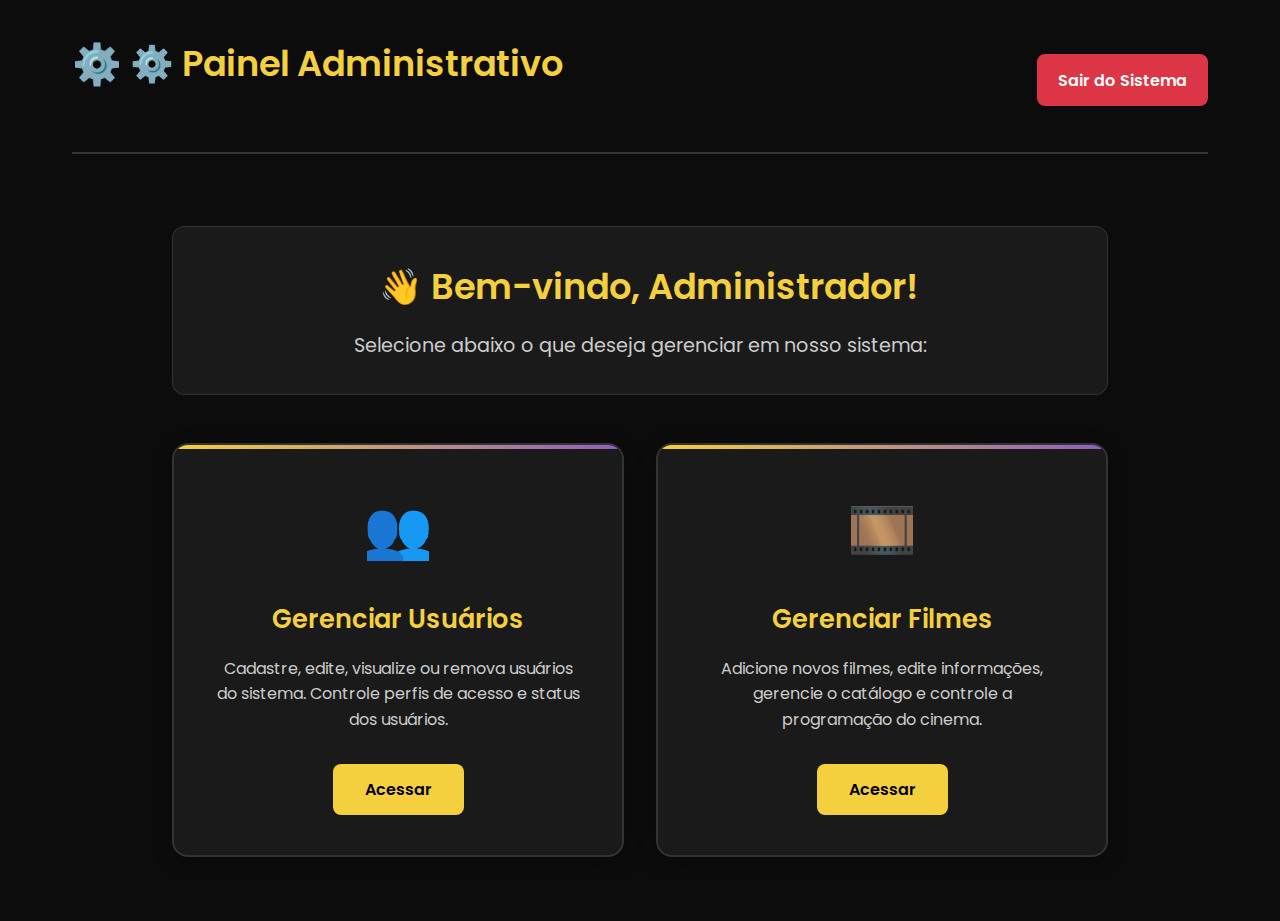
<file: sistema-cinema/admin_dashboard.html>
<!DOCTYPE html>
<html lang="pt-BR">
<head>
    <!-- ===== METADADOS E CONFIGURAÇÕES ===== -->
    <meta charset="UTF-8">
    <meta name="viewport" content="width=device-width, initial-scale=1.0">
    <title>⚙️ Painel Administrativo - Sistema de Cinema</title>
    <link rel="stylesheet" href="styles.css">
</head>

<body class="fade-in">
    <!-- ===== CONTAINER PRINCIPAL ===== -->
    <div class="container">
        
        <!-- ===== CABEÇALHO DE NAVEGAÇÃO ===== -->
        <div class="navigation-buttons">
            <h1 class="page-title" data-page="admin">⚙️ Painel Administrativo</h1>
            <button id="logoutBtn" class="nav-btn logout">Sair do Sistema</button>
        </div>

        <!-- ===== CONTEÚDO PRINCIPAL ===== -->
        <main class="dashboard-container">
            
            <!-- ===== MENSAGEM DE BOAS-VINDAS ===== -->
            <div class="welcome-message">
                <h2>👋 Bem-vindo, Administrador!</h2>
                <p>Selecione abaixo o que deseja gerenciar em nosso sistema:</p>
            </div>

            <!-- ===== OPÇÕES DO DASHBOARD ===== -->
            <div class="dashboard-options">
                
                <!-- ===== CARD: GERENCIAR USUÁRIOS ===== -->
                <div class="dashboard-card">
                    <div class="card-icon">👥</div>
                    <h3>Gerenciar Usuários</h3>
                    <p>Cadastre, edite, visualize ou remova usuários do sistema. 
                       Controle perfis de acesso e status dos usuários.</p>
                    <button onclick="window.location.href='crud_usuario.html'" class="card-btn">
                        Acessar
                    </button>
                </div>

                <!-- ===== CARD: GERENCIAR FILMES ===== -->
                <div class="dashboard-card">
                    <div class="card-icon">🎞️</div>
                    <h3>Gerenciar Filmes</h3>
                    <p>Adicione novos filmes, edite informações, gerencie o catálogo 
                       e controle a programação do cinema.</p>
                    <button onclick="window.location.href='crud_filme.html'" class="card-btn">
                        Acessar
                    </button>
                </div>

            </div>
        </main>
    </div>

    <!-- ===== SCRIPTS DO SISTEMA ===== -->
    <script src="script.js"></script>
</body>
</html>
</file>
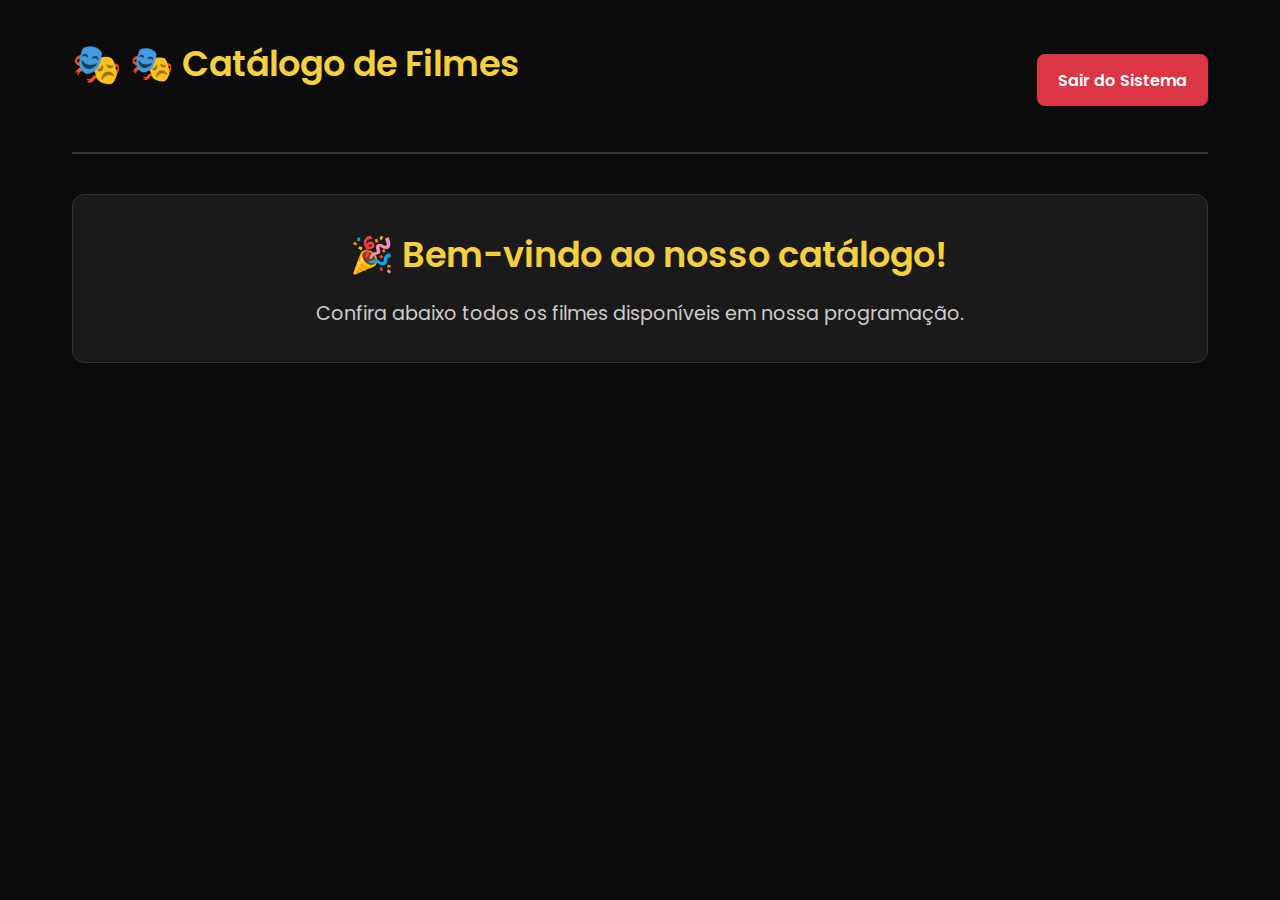
<file: sistema-cinema/cliente.html>
<!DOCTYPE html>
<html lang="pt-BR">
<head>
    <!-- ===== METADADOS E CONFIGURAÇÕES ===== -->
    <meta charset="UTF-8">
    <meta name="viewport" content="width=device-width, initial-scale=1.0">
    <title>🎭 Catálogo de Filmes - Sistema de Cinema</title>
    <link rel="stylesheet" href="styles.css">
</head>

<body class="fade-in">
    <!-- ===== CONTAINER PRINCIPAL ===== -->
    <div class="container">
        
        <!-- ===== CABEÇALHO DA PÁGINA ===== -->
        <div class="navigation-buttons">
            <h1 class="page-title" data-page="cliente">🎭 Catálogo de Filmes</h1>
            <button onclick="logout()" class="nav-btn logout">Sair do Sistema</button>
        </div>

        <!-- ===== MENSAGEM DE BOAS-VINDAS ===== -->
        <div class="welcome-message">
            <h2>🎉 Bem-vindo ao nosso catálogo!</h2>
            <p>Confira abaixo todos os filmes disponíveis em nossa programação.</p>
        </div>

        <!-- ===== GRADE DE FILMES ===== -->
        <div class="catalogo" id="catalogo">
            <!-- ===== ÁREA DINÂMICA ===== -->
            <!-- Os cards de filmes serão carregados aqui via JavaScript -->
        </div>

        <!-- ===== MENSAGEM DE ESTADO VAZIO ===== -->
        <!-- Será exibida via JavaScript quando não houver filmes -->
    </div>

    <!-- ===== SCRIPTS DO SISTEMA ===== -->
    <script src="script.js"></script>
</body>
</html>
</file>
<file: app/styles.css>
@import url('https://fonts.googleapis.com/css2?family=Poppins:wght@300;400;500;600;700&display=swap');

/* ===== RESET E CONFIGURAÇÕES GLOBAIS ===== */
* {
  box-sizing: border-box;
  margin: 0;
  padding: 0;
  font-family: "Poppins", sans-serif;
}

:root {
  --primary-bg: #0c0c0c;
  --secondary-bg: #1a1a1a;
  --card-bg: #222222;
  --accent-yellow: #f4d03f;
  --accent-yellow-hover: #ffe14f;
  --accent-purple: #8B5FBF;
  --accent-purple-hover: #9B6FCF;
  --text-primary: #f5f5f5;
  --text-secondary: #cccccc;
  --border-color: #333333;
  --danger: #dc3545;
  --danger-hover: #c82333;
  --success: #28a745;
  --warning: #ffc107;
}

body {
  background-color: var(--primary-bg);
  color: var(--text-primary);
  line-height: 1.6;
}

.container {
  max-width: 1200px;
  margin: 0 auto;
  padding: 2rem;
}

/* ===== ANIMAÇÕES ===== */
.fade-in {
  animation: fadeIn 0.6s ease-in-out;
}

@keyframes fadeIn {
  from { 
    opacity: 0; 
    transform: translateY(20px); 
  }
  to { 
    opacity: 1; 
    transform: translateY(0); 
  }
}

.slide-in {
  animation: slideIn 0.5s ease-out;
}

@keyframes slideIn {
  from { 
    transform: translateX(-100px); 
    opacity: 0; 
  }
  to { 
    transform: translateX(0); 
    opacity: 1; 
  }
}

/* ===== TIPOGRAFIA ===== */
h1, h2, h3, h4, h5, h6 {
  color: var(--accent-yellow);
  margin-bottom: 1rem;
  font-weight: 600;
}

h1 {
  font-size: 2.5rem;
  text-align: center;
  margin-bottom: 2rem;
}

h2 {
  font-size: 2rem;
  border-left: 4px solid var(--accent-yellow);
  padding-left: 1rem;
}

h3 {
  font-size: 1.5rem;
  color: var(--accent-yellow);
}

.page-title {
  display: flex;
  align-items: center;
  gap: 0.5rem;
  font-size: 2.2rem;
  margin-bottom: 2rem;
}

.page-title::before {
  font-size: 2.5rem;
}

/* ===== COMPONENTES DE FORMULÁRIO ===== */
input, select, textarea {
  width: 100%;
  padding: 0.8rem 1rem;
  margin: 0.5rem 0 1.5rem 0;
  border: 2px solid var(--border-color);
  border-radius: 8px;
  background: var(--secondary-bg);
  color: var(--text-primary);
  font-size: 1rem;
  transition: all 0.3s ease;
}

input:focus, select:focus, textarea:focus {
  border-color: var(--accent-yellow);
  outline: none;
  box-shadow: 0 0 0 3px rgba(244, 208, 63, 0.1);
  transform: translateY(-2px);
}

textarea {
  resize: vertical;
  min-height: 100px;
  font-family: "Poppins", sans-serif;
}

label {
  display: block;
  color: var(--accent-yellow);
  margin-top: 0.5rem;
  font-weight: 500;
  font-size: 0.95rem;
}

/* ===== BOTÕES ===== */
button {
  background: var(--accent-yellow);
  color: #000;
  border: none;
  padding: 0.8rem 1.5rem;
  border-radius: 8px;
  cursor: pointer;
  font-weight: 600;
  font-size: 1rem;
  transition: all 0.3s ease;
  display: inline-flex;
  align-items: center;
  justify-content: center;
  gap: 0.5rem;
}

button:hover {
  background: var(--accent-yellow-hover);
  transform: translateY(-2px);
  box-shadow: 0 5px 15px rgba(244, 208, 63, 0.3);
}

button:active {
  transform: translateY(0);
}

/* ===== BOTÕES ESPECIAIS ===== */
.nav-btn {
  background: var(--card-bg);
  color: var(--accent-yellow);
  border: 2px solid var(--border-color);
  padding: 0.7rem 1.2rem;
  border-radius: 8px;
  font-weight: 600;
}

.nav-btn:hover {
  background: #2a2a2a;
  border-color: var(--accent-yellow);
}

.nav-btn.back-btn {
  background: var(--accent-purple);
  color: white;
  border-color: var(--accent-purple);
}

.nav-btn.back-btn:hover {
  background: var(--accent-purple-hover);
  border-color: var(--accent-purple-hover);
}

.nav-btn.logout {
  background: var(--danger);
  color: white;
  border-color: var(--danger);
}

.nav-btn.logout:hover {
  background: var(--danger-hover);
  border-color: var(--danger-hover);
}

.card-btn {
  background: var(--accent-yellow);
  color: #000;
  padding: 0.8rem 2rem;
  font-size: 1rem;
  font-weight: 600;
}

.editBtn, .deleteBtn {
  padding: 0.5rem 1rem;
  font-size: 0.9rem;
  margin: 0.2rem;
}

.editBtn {
  background: var(--accent-purple);
  color: white;
}

.editBtn:hover {
  background: var(--accent-purple-hover);
}

.deleteBtn {
  background: var(--danger);
  color: white;
}

.deleteBtn:hover {
  background: var(--danger-hover);
}

/* ===== LAYOUT DE NAVEGAÇÃO ===== */
.navigation-buttons {
  display: flex;
  justify-content: space-between;
  align-items: center;
  margin-bottom: 2.5rem;
  padding-bottom: 1.5rem;
  border-bottom: 2px solid var(--border-color);
}

.nav-buttons-right {
  display: flex;
  gap: 1rem;
  align-items: center;
}

/* ===== PÁGINA DE LOGIN ===== */
.login-container {
  max-width: 450px;
  margin: 10vh auto;
  background: var(--secondary-bg);
  padding: 3rem;
  border-radius: 16px;
  text-align: center;
  box-shadow: 0 10px 30px rgba(0, 0, 0, 0.5);
  border: 1px solid var(--border-color);
}

.login-container h1 {
  font-size: 2.8rem;
  margin-bottom: 0.5rem;
}

.login-container h2 {
  border: none;
  padding: 0;
  margin-bottom: 2rem;
  font-size: 1.5rem;
  color: var(--text-secondary);
}

.hidden {
  display: none;
}

/* ===== PAINEL ADMINISTRATIVO ===== */
.dashboard-container {
  max-width: 1000px;
  margin: 0 auto;
  padding: 2rem;
}

.welcome-message {
  text-align: center;
  margin-bottom: 3rem;
  padding: 2rem;
  background: var(--secondary-bg);
  border-radius: 12px;
  border: 1px solid var(--border-color);
}

.welcome-message h2 {
  border: none;
  font-size: 2.2rem;
  margin-bottom: 1rem;
}

.welcome-message p {
  color: var(--text-secondary);
  font-size: 1.2rem;
}

.dashboard-options {
  display: grid;
  grid-template-columns: repeat(auto-fit, minmax(320px, 1fr));
  gap: 2rem;
  margin-top: 2rem;
}

.dashboard-card {
  background: var(--secondary-bg);
  border: 2px solid var(--border-color);
  border-radius: 16px;
  padding: 2.5rem;
  text-align: center;
  transition: all 0.3s ease;
  box-shadow: 0 4px 20px rgba(0, 0, 0, 0.3);
  position: relative;
  overflow: hidden;
}

.dashboard-card::before {
  content: '';
  position: absolute;
  top: 0;
  left: 0;
  right: 0;
  height: 4px;
  background: linear-gradient(90deg, var(--accent-yellow), var(--accent-purple));
}

.dashboard-card:hover {
  transform: translateY(-8px);
  border-color: var(--accent-yellow);
  box-shadow: 0 12px 35px rgba(244, 208, 63, 0.2);
}

.card-icon {
  font-size: 3.5rem;
  margin-bottom: 1.5rem;
  display: block;
}

.dashboard-card h3 {
  font-size: 1.6rem;
  margin-bottom: 1rem;
  color: var(--accent-yellow);
}

.dashboard-card p {
  color: var(--text-secondary);
  margin-bottom: 2rem;
  line-height: 1.6;
  font-size: 1rem;
}

/* ===== PÁGINAS DE CRUD ===== */
.crud-header {
  display: flex;
  justify-content: space-between;
  align-items: center;
  margin-bottom: 2rem;
  flex-wrap: wrap;
  gap: 1rem;
}

.search-box {
  width: 400px;
  max-width: 100%;
  padding: 0.8rem 1.2rem;
  border: 2px solid var(--border-color);
  border-radius: 8px;
  background: var(--secondary-bg);
  color: var(--text-primary);
  font-size: 1rem;
  transition: all 0.3s ease;
}

.search-box:focus {
  border-color: var(--accent-yellow);
  outline: none;
  box-shadow: 0 0 0 3px rgba(244, 208, 63, 0.1);
}

.search-box::placeholder {
  color: #888;
}

/* ===== TABELAS ===== */
table {
  width: 100%;
  border-collapse: collapse;
  margin-top: 1.5rem;
  background: var(--secondary-bg);
  border-radius: 12px;
  overflow: hidden;
  box-shadow: 0 4px 15px rgba(0, 0, 0, 0.3);
}

th, td {
  padding: 1rem 1.2rem;
  text-align: left;
  border-bottom: 1px solid var(--border-color);
}

th {
  background: var(--card-bg);
  color: var(--accent-yellow);
  font-weight: 600;
  font-size: 1rem;
  text-transform: uppercase;
  letter-spacing: 0.5px;
}

tr:hover {
  background: rgba(244, 208, 63, 0.05);
}

tr:last-child td {
  border-bottom: none;
}

/* ===== CARDS DE FILMES (CLIENTE) ===== */
.catalogo {
  display: grid;
  grid-template-columns: repeat(auto-fill, minmax(280px, 1fr));
  gap: 2rem;
  padding: 2rem 0;
}

.filme-card {
  background: var(--secondary-bg);
  border: 2px solid var(--border-color);
  border-radius: 16px;
  padding: 1.5rem;
  text-align: center;
  transition: all 0.3s ease;
  box-shadow: 0 4px 15px rgba(0, 0, 0, 0.3);
  position: relative;
  overflow: hidden;
}

.filme-card::before {
  content: '';
  position: absolute;
  top: 0;
  left: 0;
  right: 0;
  height: 4px;
  background: var(--accent-yellow);
}

.filme-card:hover {
  transform: translateY(-8px);
  border-color: var(--accent-yellow);
  box-shadow: 0 12px 30px rgba(244, 208, 63, 0.2);
}

.filme-card img {
  width: 100%;
  height: 300px;
  object-fit: cover;
  border-radius: 12px;
  margin-bottom: 1rem;
  border: 2px solid var(--border-color);
}

.filme-card h3 {
  font-size: 1.3rem;
  margin-bottom: 0.8rem;
  color: var(--accent-yellow);
}

.filme-card p {
  color: var(--text-secondary);
  margin-bottom: 0.5rem;
  font-size: 0.95rem;
}

.filme-card .sinopse {
  font-style: italic;
  color: #999;
  margin-top: 1rem;
  line-height: 1.5;
}

/* ===== CHECKBOXES DE GÊNERO ===== */
.genero-container {
  display: flex;
  flex-wrap: wrap;
  gap: 0.8rem;
  margin: 0.8rem 0 1.5rem 0;
  padding: 1.5rem;
  background: var(--secondary-bg);
  border: 2px solid var(--border-color);
  border-radius: 12px;
}

.genero-botao {
  background: var(--card-bg);
  border: 2px solid var(--border-color);
  color: var(--text-primary);
  padding: 0.8rem 1.2rem;
  border-radius: 8px;
  cursor: pointer;
  font-size: 0.95rem;
  user-select: none;
  transition: all 0.3s ease;
  font-weight: 500;
}

.genero-botao:hover {
  background: rgba(244, 208, 63, 0.1);
  border-color: var(--accent-yellow);
  transform: translateY(-2px);
}

.genero-botao.selecionado {
  background: var(--accent-yellow);
  color: #000;
  font-weight: 600;
  border-color: var(--accent-yellow);
  box-shadow: 0 4px 12px rgba(244, 208, 63, 0.3);
}

/* ===== MODAIS ===== */
.modal {
  display: none; /* começa sempre escondido */
  position: fixed;
  top: 0;
  left: 0;
  width: 100%;
  height: 100%;
  background: rgba(0, 0, 0, 0.8);
  align-items: center;
  justify-content: center;
  z-index: 1000;
  animation: fadeIn 0.3s ease;
}

/* Quando o modal NÃO estiver oculto (sem a classe .hidden), exibe com flex */
.modal:not(.hidden) {
  display: flex;
}

.modal-content {
  background: var(--secondary-bg);
  padding: 2.5rem;
  border-radius: 16px;
  color: var(--text-primary);
  min-width: 400px;
  max-width: 500px;
  width: 90%;
  box-shadow: 0 20px 50px rgba(0, 0, 0, 0.5);
  border: 2px solid var(--border-color);
  position: relative;
}

.modal-content::before {
  content: '';
  position: absolute;
  top: 0;
  left: 0;
  right: 0;
  height: 4px;
  background: linear-gradient(90deg, var(--accent-yellow), var(--accent-purple));
  border-radius: 16px 16px 0 0;
}

.modal-content h3 {
  margin-bottom: 1.5rem;
  font-size: 1.5rem;
  text-align: center;
}

.modal-buttons {
  display: flex;
  justify-content: flex-end;
  gap: 1rem;
  margin-top: 2rem;
}

/* ===== UTILITÁRIOS ===== */
.text-center {
  text-align: center;
}

.mb-3 {
  margin-bottom: 2rem;
}

.mt-3 {
  margin-top: 2rem;
}

.p-4 {
  padding: 2rem;
}

.border-radius {
  border-radius: 12px;
}

.shadow {
  box-shadow: 0 4px 15px rgba(0, 0, 0, 0.3);
}

/* ===== RESPONSIVIDADE ===== */
@media (max-width: 768px) {
  .container {
    padding: 1rem;
  }
  
  .navigation-buttons {
    flex-direction: column;
    gap: 1rem;
    align-items: stretch;
  }
  
  .nav-buttons-right {
    justify-content: center;
  }
  
  .dashboard-options {
    grid-template-columns: 1fr;
  }
  
  .crud-header {
    flex-direction: column;
    align-items: stretch;
  }
  
  .search-box {
    width: 100%;
  }
  
  .catalogo {
    grid-template-columns: 1fr;
  }
  
  .modal-content {
    min-width: unset;
    margin: 1rem;
  }
}

.week-schedule {
    display: flex;
    flex-direction: column;
    gap: 25px;
}

.day-block {
    padding: 15px;
    background: #ffffffd9;
    border-radius: 12px;
    box-shadow: 0 0 10px #0001;
}

.day-title {
    font-size: 1.4rem;
    margin-bottom: 10px;
}

.report-table {
    width: 100%;
    border-collapse: collapse;
}

.report-table th {
    background: #333;
    color: #fff;
    padding: 8px;
}

.report-table td {
    padding: 8px;
    border-bottom: 1px solid #ddd;
}

.empty-day {
    opacity: 0.6;
    font-style: italic;
}

/* ===== ESTILOS PARA RELATÓRIO DE PROGRAMAÇÃO ===== */

.week-schedule {
    margin-top: 20px;
}

.day-schedule {
    background: #2a2a2a;
    border-radius: 10px;
    margin-bottom: 20px;
    padding: 20px;
    border-left: 4px solid #f4d03f;
}

.day-header {
    display: flex;
    justify-content: space-between;
    align-items: center;
    margin-bottom: 15px;
    padding-bottom: 10px;
    border-bottom: 1px solid #444;
}

.day-header h3 {
    margin: 0;
    color: #f4d03f;
    font-size: 1.2em;
}

.session-count {
    background: #444;
    padding: 4px 8px;
    border-radius: 12px;
    font-size: 0.9em;
    color: #ccc;
}

.sessions-list {
    display: grid;
    gap: 10px;
}

.session-item {
    background: #333;
    padding: 15px;
    border-radius: 8px;
    display: grid;
    grid-template-columns: 80px 1fr 1fr 100px 120px;
    gap: 10px;
    align-items: center;
    transition: background-color 0.3s ease;
}

.session-item:hover {
    background: #3a3a3a;
}

.session-item.aguardando {
    border-left: 3px solid #f4d03f;
}

.session-item.em_andamento {
    border-left: 3px solid #2ecc71;
}

.session-item.cancelada {
    border-left: 3px solid #e74c3c;
    opacity: 0.7;
}

.session-time {
    font-weight: bold;
    color: #f4d03f;
}

.session-movie {
    font-weight: 500;
}

.session-room {
    color: #ccc;
}

.session-price {
    color: #2ecc71;
    font-weight: bold;
}

.session-status {
    font-size: 0.9em;
    padding: 4px 8px;
    border-radius: 12px;
    text-align: center;
}

/* Seção de resumo */
.summary-section {
    background: #2a2a2a;
    border-radius: 10px;
    padding: 20px;
    margin-top: 20px;
    border-left: 4px solid #3498db;
}

.summary-header h3 {
    margin: 0 0 15px 0;
    color: #3498db;
}

.summary-content {
    display: grid;
    gap: 10px;
}

.summary-item {
    display: flex;
    justify-content: space-between;
    padding: 8px 0;
    border-bottom: 1px solid #444;
}

.summary-label {
    color: #ccc;
    font-weight: 500;
}

.summary-value {
    color: #f4d03f;
    font-weight: bold;
}

/* Estado vazio */
.empty-state {
    text-align: center;
    padding: 40px 20px;
    color: #ccc;
}

.empty-state h3 {
    margin-bottom: 10px;
    color: #f4d03f;
}

/* Seletor de período */
.period-selector {
    background: #2a2a2a;
    padding: 20px;
    border-radius: 10px;
    margin: 20px 0;
}

.period-selector h3 {
    margin-top: 0;
    color: #f4d03f;
    margin-bottom: 15px;
}

.period-selector label {
    display: block;
    margin-bottom: 5px;
    color: #ccc;
    font-weight: 500;
}

.period-selector input {
    width: 200px;
    margin-bottom: 15px;
    margin-right: 15px;
}

/* Responsividade */
@media (max-width: 768px) {
    .session-item {
        grid-template-columns: 1fr;
        gap: 5px;
        text-align: center;
    }
    
    .day-header {
        flex-direction: column;
        align-items: flex-start;
        gap: 10px;
    }
    
    .period-selector input {
        width: 100%;
        margin-right: 0;
    }
}

/* ===== ESTILOS DO MODAL DE INGRESSO ===== */
.modal {
    position: fixed;
    top: 0;
    left: 0;
    width: 100%;
    height: 100%;
    background-color: rgba(0, 0, 0, 0.8);
    display: flex;
    justify-content: center;
    align-items: center;
    z-index: 1000;
    backdrop-filter: blur(5px);
}

.modal.hidden {
    display: none;
}

.modal-content {
    background: linear-gradient(135deg, #1a1a1a, #2d2d2d);
    border-radius: 15px;
    padding: 0;
    max-width: 800px;
    width: 90%;
    max-height: 90vh;
    overflow-y: auto;
    border: 2px solid #f4d03f;
    box-shadow: 0 10px 30px rgba(0, 0, 0, 0.5);
}

.modal-header {
    background: #f4d03f;
    color: #000;
    padding: 1.5rem;
    border-radius: 13px 13px 0 0;
    display: flex;
    justify-content: space-between;
    align-items: center;
}

.modal-header h2 {
    margin: 0;
    font-size: 1.5rem;
}

.close-modal {
    background: none;
    border: none;
    font-size: 2rem;
    cursor: pointer;
    color: #000;
    padding: 0;
    width: 30px;
    height: 30px;
    display: flex;
    align-items: center;
    justify-content: center;
}

.modal-body {
    padding: 2rem;
}

.modal-footer {
    padding: 1.5rem 2rem;
    background: #2d2d2d;
    border-radius: 0 0 13px 13px;
    display: flex;
    justify-content: flex-end;
    gap: 1rem;
}

/* Informações do Filme */
.filme-info {
    display: flex;
    gap: 2rem;
    margin-bottom: 2rem;
    padding: 1.5rem;
    background: #2d2d2d;
    border-radius: 10px;
    border-left: 4px solid #f4d03f;
}

.filme-info img {
    width: 120px;
    height: 180px;
    object-fit: cover;
    border-radius: 8px;
}

.filme-detalhes h3 {
    margin: 0 0 1rem 0;
    color: #f4d03f;
    font-size: 1.3rem;
}

.filme-detalhes p {
    margin: 0.5rem 0;
    color: #ccc;
}

/* Seleção de Sessão */
.sessao-selecao {
    margin-bottom: 2rem;
}

.sessao-selecao h4 {
    color: #f4d03f;
    margin-bottom: 1rem;
}

.lista-sessoes {
    display: grid;
    gap: 1rem;
}

.sessao-item {
    padding: 1rem;
    background: #2d2d2d;
    border: 2px solid #444;
    border-radius: 8px;
    cursor: pointer;
    transition: all 0.3s ease;
}

.sessao-item:hover {
    border-color: #f4d03f;
    transform: translateY(-2px);
}

.sessao-item.selecionada {
    border-color: #f4d03f;
    background: rgba(244, 208, 63, 0.1);
}

.sessao-info {
    display: flex;
    justify-content: space-between;
    align-items: center;
    flex-wrap: wrap;
    gap: 1rem;
}

.sessao-info strong {
    color: #f4d03f;
}

/* Controles de Quantidade */
.quantidade-ingressos {
    margin-bottom: 2rem;
    padding: 1.5rem;
    background: #2d2d2d;
    border-radius: 10px;
}

.quantidade-ingressos h4 {
    color: #f4d03f;
    margin-bottom: 1rem;
}

.quantidade-controls {
    display: flex;
    align-items: center;
    gap: 1rem;
    margin-bottom: 1rem;
}

.qtd-btn {
    background: #f4d03f;
    color: #000;
    border: none;
    border-radius: 50%;
    width: 40px;
    height: 40px;
    font-size: 1.2rem;
    cursor: pointer;
    display: flex;
    align-items: center;
    justify-content: center;
    transition: all 0.3s ease;
}

.qtd-btn:hover {
    background: #e67e22;
    transform: scale(1.1);
}

.quantidade {
    font-size: 1.5rem;
    font-weight: bold;
    color: #f4d03f;
    min-width: 30px;
    text-align: center;
}

.preco-total {
    font-size: 1.2rem;
    font-weight: bold;
    color: #f4d03f;
    text-align: center;
}

/* Resumo da Compra */
.resumo-compra {
    padding: 1.5rem;
    background: #2d2d2d;
    border-radius: 10px;
    border-left: 4px solid #f4d03f;
}

.resumo-compra h4 {
    color: #f4d03f;
    margin-bottom: 1rem;
}

.resumo-detalhes {
    display: grid;
    gap: 0.5rem;
}

.resumo-item {
    display: flex;
    justify-content: space-between;
    padding: 0.5rem 0;
    border-bottom: 1px solid #444;
}

.resumo-item:last-child {
    border-bottom: none;
}

.resumo-item span:first-child {
    color: #ccc;
}

.resumo-item span:last-child {
    color: #f4d03f;
    font-weight: bold;
}

/* Botões do Modal */
.btn-secondary {
    background: #666;
    color: white;
    border: none;
    padding: 0.8rem 1.5rem;
    border-radius: 6px;
    cursor: pointer;
    transition: all 0.3s ease;
}

.btn-secondary:hover {
    background: #777;
}

.btn-primary {
    background: #f4d03f;
    color: #000;
    border: none;
    padding: 0.8rem 1.5rem;
    border-radius: 6px;
    cursor: pointer;
    font-weight: bold;
    transition: all 0.3s ease;
}

.btn-primary:hover {
    background: #e67e22;
    transform: translateY(-2px);
}

/* Botão Comprar nos Cards */
.btn-comprar {
    background: #f4d03f;
    color: #000;
    border: none;
    padding: 0.8rem 1.5rem;
    border-radius: 6px;
    cursor: pointer;
    font-weight: bold;
    margin-top: 1rem;
    width: 100%;
    transition: all 0.3s ease;
}

.btn-comprar:hover {
    background: #e67e22;
    transform: translateY(-2px);
}

.sem-sessoes {
    text-align: center;
    color: #999;
    font-style: italic;
    padding: 1rem;
}

.sessoes-info {
    margin-top: 1rem;
    padding-top: 1rem;
    border-top: 1px solid #444;
}

/* Responsividade */
@media (max-width: 768px) {
    .modal-content {
        width: 95%;
        margin: 1rem;
    }

    .filme-info {
        flex-direction: column;
        text-align: center;
    }

    .filme-info img {
        align-self: center;
    }

    .sessao-info {
        flex-direction: column;
        gap: 0.5rem;
        text-align: center;
    }

    .modal-footer {
        flex-direction: column;
    }

    .btn-secondary, .btn-primary {
        width: 100%;
    }
}


/* ===== ESTILOS DO RELATÓRIO DE VENDAS ===== */

/* Seletor de Período */
.period-selector {
    background: #2d2d2d;
    padding: 1.5rem;
    border-radius: 10px;
    margin-bottom: 2rem;
    border-left: 4px solid #f4d03f;
}

.period-selector h3 {
    color: #f4d03f;
    margin-bottom: 1rem;
}

.period-inputs {
    display: flex;
    gap: 1rem;
    align-items: end;
    flex-wrap: wrap;
}

.input-group {
    display: flex;
    flex-direction: column;
    gap: 0.5rem;
}

.input-group label {
    color: #ccc;
    font-size: 0.9rem;
}

.filter-btn {
    background: #f4d03f;
    color: #000;
    border: none;
    padding: 0.8rem 1.5rem;
    border-radius: 6px;
    cursor: pointer;
    font-weight: bold;
    transition: all 0.3s ease;
    height: fit-content;
}

.filter-btn:hover {
    background: #e67e22;
    transform: translateY(-2px);
}

/* Resumo Geral */
.resumo-geral {
    background: #2d2d2d;
    border-radius: 10px;
    margin-bottom: 2rem;
    overflow: hidden;
}

.resumo-header {
    background: #3d3d3d;
    padding: 1.5rem;
    display: flex;
    justify-content: space-between;
    align-items: center;
    border-bottom: 2px solid #444;
}

.resumo-header h3 {
    color: #f4d03f;
    margin: 0;
}

.periodo {
    color: #ccc;
    font-size: 0.9rem;
}

.metricas-grid {
    display: grid;
    grid-template-columns: repeat(auto-fit, minmax(250px, 1fr));
    gap: 1.5rem;
    padding: 1.5rem;
}

.metrica-card {
    background: #3d3d3d;
    padding: 1.5rem;
    border-radius: 8px;
    display: flex;
    align-items: center;
    gap: 1rem;
    border-left: 4px solid #f4d03f;
    transition: all 0.3s ease;
}

.metrica-card:hover {
    transform: translateY(-3px);
    box-shadow: 0 5px 15px rgba(0, 0, 0, 0.3);
}

.metrica-icon {
    font-size: 2rem;
    width: 60px;
    height: 60px;
    display: flex;
    align-items: center;
    justify-content: center;
    background: rgba(244, 208, 63, 0.1);
    border-radius: 50%;
}

.metrica-info {
    display: flex;
    flex-direction: column;
}

.metrica-valor {
    color: #f4d03f;
    font-size: 1.5rem;
    font-weight: bold;
    margin-bottom: 0.25rem;
}

.metrica-label {
    color: #ccc;
    font-size: 0.9rem;
}

/* Vendas por Filme */
.vendas-por-filme {
    background: #2d2d2d;
    border-radius: 10px;
    margin-bottom: 2rem;
    overflow: hidden;
}

.vendas-header {
    background: #3d3d3d;
    padding: 1.5rem;
    display: flex;
    justify-content: space-between;
    align-items: center;
    border-bottom: 2px solid #444;
}

.vendas-header h3 {
    color: #f4d03f;
    margin: 0;
}

.total-filmes {
    color: #ccc;
    font-size: 0.9rem;
}

.filmes-grid {
    display: grid;
    grid-template-columns: repeat(auto-fill, minmax(300px, 1fr));
    gap: 1.5rem;
    padding: 1.5rem;
}

.filme-venda-card {
    background: #3d3d3d;
    padding: 1.5rem;
    border-radius: 8px;
    border-left: 4px solid #27ae60;
    transition: all 0.3s ease;
}

.filme-venda-card:hover {
    transform: translateY(-3px);
    box-shadow: 0 5px 15px rgba(0, 0, 0, 0.3);
}

.filme-header {
    display: flex;
    justify-content: space-between;
    align-items: flex-start;
    margin-bottom: 1rem;
}

.filme-header h4 {
    color: #fff;
    margin: 0;
    font-size: 1.1rem;
}

.receita-filme {
    color: #27ae60;
    font-weight: bold;
    font-size: 1.1rem;
}

.filme-metricas {
    display: grid;
    gap: 0.75rem;
}

.filme-metrica {
    display: flex;
    justify-content: space-between;
    align-items: center;
    padding: 0.5rem 0;
    border-bottom: 1px solid #444;
}

.filme-metrica:last-child {
    border-bottom: none;
}

.filme-metrica .label {
    color: #ccc;
}

.filme-metrica .valor {
    color: #f4d03f;
    font-weight: bold;
}

/* Detalhes das Vendas */
.detalhes-vendas {
    background: #2d2d2d;
    border-radius: 10px;
    overflow: hidden;
}

.detalhes-header {
    background: #3d3d3d;
    padding: 1.5rem;
    display: flex;
    justify-content: space-between;
    align-items: center;
    border-bottom: 2px solid #444;
}

.detalhes-header h3 {
    color: #f4d03f;
    margin: 0;
}

.total-vendas {
    color: #ccc;
    font-size: 0.9rem;
}

.vendas-table-container {
    overflow-x: auto;
    padding: 1.5rem;
}

.vendas-table {
    width: 100%;
    border-collapse: collapse;
    background: #3d3d3d;
    border-radius: 8px;
    overflow: hidden;
}

.vendas-table th {
    background: #444;
    color: #f4d03f;
    padding: 1rem;
    text-align: left;
    font-weight: bold;
    border-bottom: 2px solid #555;
}

.vendas-table td {
    padding: 1rem;
    border-bottom: 1px solid #555;
    color: #ccc;
}

.vendas-table tr:last-child td {
    border-bottom: none;
}

.vendas-table tr:hover {
    background: #4d4d4d;
}

.valor-destaque {
    color: #27ae60 !important;
    font-weight: bold;
}

.status-badge {
    padding: 0.25rem 0.75rem;
    border-radius: 20px;
    font-size: 0.8rem;
    font-weight: bold;
    text-transform: uppercase;
}

.status-badge.confirmada {
    background: rgba(39, 174, 96, 0.2);
    color: #27ae60;
    border: 1px solid #27ae60;
}

.status-badge.pendente {
    background: rgba(241, 196, 15, 0.2);
    color: #f1c40f;
    border: 1px solid #f1c40f;
}

.status-badge.cancelada {
    background: rgba(231, 76, 60, 0.2);
    color: #e74c3c;
    border: 1px solid #e74c3c;
}

/* Estados Vazios */
.empty-state {
    text-align: center;
    padding: 3rem 2rem;
    color: #999;
}

.empty-state h3 {
    margin-bottom: 1rem;
    color: #ccc;
}

/* Responsividade */
@media (max-width: 768px) {
    .period-inputs {
        flex-direction: column;
        align-items: stretch;
    }

    .metricas-grid {
        grid-template-columns: 1fr;
    }

    .filmes-grid {
        grid-template-columns: 1fr;
    }

    .resumo-header,
    .vendas-header,
    .detalhes-header {
        flex-direction: column;
        gap: 1rem;
        align-items: flex-start;
    }

    .vendas-table {
        font-size: 0.9rem;
    }

    .vendas-table th,
    .vendas-table td {
        padding: 0.75rem 0.5rem;
    }
}

/* ===== EMOJIS ESPECÍFICOS POR PÁGINA ===== */
.page-title[data-page="usuarios"]::before { content: "👥"; }
.page-title[data-page="filmes"]::before { content: "🎬"; }
.page-title[data-page="add-usuario"]::before { content: "➕👤"; }
.page-title[data-page="add-filme"]::before { content: "➕🎞️"; }
.page-title[data-page="admin"]::before { content: "⚙️"; }
.page-title[data-page="cliente"]::before { content: "🎭"; }
</file>
<file: sistema-cinema/styles.css>
@import url('https://fonts.googleapis.com/css2?family=Poppins:wght@300;400;500;600;700&display=swap');

/* ===== RESET E CONFIGURAÇÕES GLOBAIS ===== */
* {
  box-sizing: border-box;
  margin: 0;
  padding: 0;
  font-family: "Poppins", sans-serif;
}

:root {
  --primary-bg: #0c0c0c;
  --secondary-bg: #1a1a1a;
  --card-bg: #222222;
  --accent-yellow: #f4d03f;
  --accent-yellow-hover: #ffe14f;
  --accent-purple: #8B5FBF;
  --accent-purple-hover: #9B6FCF;
  --text-primary: #f5f5f5;
  --text-secondary: #cccccc;
  --border-color: #333333;
  --danger: #dc3545;
  --danger-hover: #c82333;
  --success: #28a745;
  --warning: #ffc107;
}

body {
  background-color: var(--primary-bg);
  color: var(--text-primary);
  line-height: 1.6;
}

.container {
  max-width: 1200px;
  margin: 0 auto;
  padding: 2rem;
}

/* ===== ANIMAÇÕES ===== */
.fade-in {
  animation: fadeIn 0.6s ease-in-out;
}

@keyframes fadeIn {
  from { 
    opacity: 0; 
    transform: translateY(20px); 
  }
  to { 
    opacity: 1; 
    transform: translateY(0); 
  }
}

.slide-in {
  animation: slideIn 0.5s ease-out;
}

@keyframes slideIn {
  from { 
    transform: translateX(-100px); 
    opacity: 0; 
  }
  to { 
    transform: translateX(0); 
    opacity: 1; 
  }
}

/* ===== TIPOGRAFIA ===== */
h1, h2, h3, h4, h5, h6 {
  color: var(--accent-yellow);
  margin-bottom: 1rem;
  font-weight: 600;
}

h1 {
  font-size: 2.5rem;
  text-align: center;
  margin-bottom: 2rem;
}

h2 {
  font-size: 2rem;
  border-left: 4px solid var(--accent-yellow);
  padding-left: 1rem;
}

h3 {
  font-size: 1.5rem;
  color: var(--accent-yellow);
}

.page-title {
  display: flex;
  align-items: center;
  gap: 0.5rem;
  font-size: 2.2rem;
  margin-bottom: 2rem;
}

.page-title::before {
  font-size: 2.5rem;
}

/* ===== COMPONENTES DE FORMULÁRIO ===== */
input, select, textarea {
  width: 100%;
  padding: 0.8rem 1rem;
  margin: 0.5rem 0 1.5rem 0;
  border: 2px solid var(--border-color);
  border-radius: 8px;
  background: var(--secondary-bg);
  color: var(--text-primary);
  font-size: 1rem;
  transition: all 0.3s ease;
}

input:focus, select:focus, textarea:focus {
  border-color: var(--accent-yellow);
  outline: none;
  box-shadow: 0 0 0 3px rgba(244, 208, 63, 0.1);
  transform: translateY(-2px);
}

textarea {
  resize: vertical;
  min-height: 100px;
  font-family: "Poppins", sans-serif;
}

label {
  display: block;
  color: var(--accent-yellow);
  margin-top: 0.5rem;
  font-weight: 500;
  font-size: 0.95rem;
}

/* ===== BOTÕES ===== */
button {
  background: var(--accent-yellow);
  color: #000;
  border: none;
  padding: 0.8rem 1.5rem;
  border-radius: 8px;
  cursor: pointer;
  font-weight: 600;
  font-size: 1rem;
  transition: all 0.3s ease;
  display: inline-flex;
  align-items: center;
  justify-content: center;
  gap: 0.5rem;
}

button:hover {
  background: var(--accent-yellow-hover);
  transform: translateY(-2px);
  box-shadow: 0 5px 15px rgba(244, 208, 63, 0.3);
}

button:active {
  transform: translateY(0);
}

/* ===== BOTÕES ESPECIAIS ===== */
.nav-btn {
  background: var(--card-bg);
  color: var(--accent-yellow);
  border: 2px solid var(--border-color);
  padding: 0.7rem 1.2rem;
  border-radius: 8px;
  font-weight: 600;
}

.nav-btn:hover {
  background: #2a2a2a;
  border-color: var(--accent-yellow);
}

.nav-btn.back-btn {
  background: var(--accent-purple);
  color: white;
  border-color: var(--accent-purple);
}

.nav-btn.back-btn:hover {
  background: var(--accent-purple-hover);
  border-color: var(--accent-purple-hover);
}

.nav-btn.logout {
  background: var(--danger);
  color: white;
  border-color: var(--danger);
}

.nav-btn.logout:hover {
  background: var(--danger-hover);
  border-color: var(--danger-hover);
}

.card-btn {
  background: var(--accent-yellow);
  color: #000;
  padding: 0.8rem 2rem;
  font-size: 1rem;
  font-weight: 600;
}

.editBtn, .deleteBtn {
  padding: 0.5rem 1rem;
  font-size: 0.9rem;
  margin: 0.2rem;
}

.editBtn {
  background: var(--accent-purple);
  color: white;
}

.editBtn:hover {
  background: var(--accent-purple-hover);
}

.deleteBtn {
  background: var(--danger);
  color: white;
}

.deleteBtn:hover {
  background: var(--danger-hover);
}

/* ===== LAYOUT DE NAVEGAÇÃO ===== */
.navigation-buttons {
  display: flex;
  justify-content: space-between;
  align-items: center;
  margin-bottom: 2.5rem;
  padding-bottom: 1.5rem;
  border-bottom: 2px solid var(--border-color);
}

.nav-buttons-right {
  display: flex;
  gap: 1rem;
  align-items: center;
}

/* ===== PÁGINA DE LOGIN ===== */
.login-container {
  max-width: 450px;
  margin: 10vh auto;
  background: var(--secondary-bg);
  padding: 3rem;
  border-radius: 16px;
  text-align: center;
  box-shadow: 0 10px 30px rgba(0, 0, 0, 0.5);
  border: 1px solid var(--border-color);
}

.login-container h1 {
  font-size: 2.8rem;
  margin-bottom: 0.5rem;
}

.login-container h2 {
  border: none;
  padding: 0;
  margin-bottom: 2rem;
  font-size: 1.5rem;
  color: var(--text-secondary);
}

.hidden {
  display: none;
}

/* ===== PAINEL ADMINISTRATIVO ===== */
.dashboard-container {
  max-width: 1000px;
  margin: 0 auto;
  padding: 2rem;
}

.welcome-message {
  text-align: center;
  margin-bottom: 3rem;
  padding: 2rem;
  background: var(--secondary-bg);
  border-radius: 12px;
  border: 1px solid var(--border-color);
}

.welcome-message h2 {
  border: none;
  font-size: 2.2rem;
  margin-bottom: 1rem;
}

.welcome-message p {
  color: var(--text-secondary);
  font-size: 1.2rem;
}

.dashboard-options {
  display: grid;
  grid-template-columns: repeat(auto-fit, minmax(320px, 1fr));
  gap: 2rem;
  margin-top: 2rem;
}

.dashboard-card {
  background: var(--secondary-bg);
  border: 2px solid var(--border-color);
  border-radius: 16px;
  padding: 2.5rem;
  text-align: center;
  transition: all 0.3s ease;
  box-shadow: 0 4px 20px rgba(0, 0, 0, 0.3);
  position: relative;
  overflow: hidden;
}

.dashboard-card::before {
  content: '';
  position: absolute;
  top: 0;
  left: 0;
  right: 0;
  height: 4px;
  background: linear-gradient(90deg, var(--accent-yellow), var(--accent-purple));
}

.dashboard-card:hover {
  transform: translateY(-8px);
  border-color: var(--accent-yellow);
  box-shadow: 0 12px 35px rgba(244, 208, 63, 0.2);
}

.card-icon {
  font-size: 3.5rem;
  margin-bottom: 1.5rem;
  display: block;
}

.dashboard-card h3 {
  font-size: 1.6rem;
  margin-bottom: 1rem;
  color: var(--accent-yellow);
}

.dashboard-card p {
  color: var(--text-secondary);
  margin-bottom: 2rem;
  line-height: 1.6;
  font-size: 1rem;
}

/* ===== PÁGINAS DE CRUD ===== */
.crud-header {
  display: flex;
  justify-content: space-between;
  align-items: center;
  margin-bottom: 2rem;
  flex-wrap: wrap;
  gap: 1rem;
}

.search-box {
  width: 400px;
  max-width: 100%;
  padding: 0.8rem 1.2rem;
  border: 2px solid var(--border-color);
  border-radius: 8px;
  background: var(--secondary-bg);
  color: var(--text-primary);
  font-size: 1rem;
  transition: all 0.3s ease;
}

.search-box:focus {
  border-color: var(--accent-yellow);
  outline: none;
  box-shadow: 0 0 0 3px rgba(244, 208, 63, 0.1);
}

.search-box::placeholder {
  color: #888;
}

/* ===== TABELAS ===== */
table {
  width: 100%;
  border-collapse: collapse;
  margin-top: 1.5rem;
  background: var(--secondary-bg);
  border-radius: 12px;
  overflow: hidden;
  box-shadow: 0 4px 15px rgba(0, 0, 0, 0.3);
}

th, td {
  padding: 1rem 1.2rem;
  text-align: left;
  border-bottom: 1px solid var(--border-color);
}

th {
  background: var(--card-bg);
  color: var(--accent-yellow);
  font-weight: 600;
  font-size: 1rem;
  text-transform: uppercase;
  letter-spacing: 0.5px;
}

tr:hover {
  background: rgba(244, 208, 63, 0.05);
}

tr:last-child td {
  border-bottom: none;
}

/* ===== CARDS DE FILMES (CLIENTE) ===== */
.catalogo {
  display: grid;
  grid-template-columns: repeat(auto-fill, minmax(280px, 1fr));
  gap: 2rem;
  padding: 2rem 0;
}

.filme-card {
  background: var(--secondary-bg);
  border: 2px solid var(--border-color);
  border-radius: 16px;
  padding: 1.5rem;
  text-align: center;
  transition: all 0.3s ease;
  box-shadow: 0 4px 15px rgba(0, 0, 0, 0.3);
  position: relative;
  overflow: hidden;
}

.filme-card::before {
  content: '';
  position: absolute;
  top: 0;
  left: 0;
  right: 0;
  height: 4px;
  background: var(--accent-yellow);
}

.filme-card:hover {
  transform: translateY(-8px);
  border-color: var(--accent-yellow);
  box-shadow: 0 12px 30px rgba(244, 208, 63, 0.2);
}

.filme-card img {
  width: 100%;
  height: 300px;
  object-fit: cover;
  border-radius: 12px;
  margin-bottom: 1rem;
  border: 2px solid var(--border-color);
}

.filme-card h3 {
  font-size: 1.3rem;
  margin-bottom: 0.8rem;
  color: var(--accent-yellow);
}

.filme-card p {
  color: var(--text-secondary);
  margin-bottom: 0.5rem;
  font-size: 0.95rem;
}

.filme-card .sinopse {
  font-style: italic;
  color: #999;
  margin-top: 1rem;
  line-height: 1.5;
}

/* ===== CHECKBOXES DE GÊNERO ===== */
.genero-container {
  display: flex;
  flex-wrap: wrap;
  gap: 0.8rem;
  margin: 0.8rem 0 1.5rem 0;
  padding: 1.5rem;
  background: var(--secondary-bg);
  border: 2px solid var(--border-color);
  border-radius: 12px;
}

.genero-botao {
  background: var(--card-bg);
  border: 2px solid var(--border-color);
  color: var(--text-primary);
  padding: 0.8rem 1.2rem;
  border-radius: 8px;
  cursor: pointer;
  font-size: 0.95rem;
  user-select: none;
  transition: all 0.3s ease;
  font-weight: 500;
}

.genero-botao:hover {
  background: rgba(244, 208, 63, 0.1);
  border-color: var(--accent-yellow);
  transform: translateY(-2px);
}

.genero-botao.selecionado {
  background: var(--accent-yellow);
  color: #000;
  font-weight: 600;
  border-color: var(--accent-yellow);
  box-shadow: 0 4px 12px rgba(244, 208, 63, 0.3);
}

/* ===== MODAIS ===== */
.modal {
  position: fixed;
  top: 0;
  left: 0;
  width: 100%;
  height: 100%;
  background: rgba(0, 0, 0, 0.8);
  display: flex;
  align-items: center;
  justify-content: center;
  z-index: 1000;
  animation: fadeIn 0.3s ease;
}

.modal-content {
  background: var(--secondary-bg);
  padding: 2.5rem;
  border-radius: 16px;
  color: var(--text-primary);
  min-width: 400px;
  max-width: 500px;
  width: 90%;
  box-shadow: 0 20px 50px rgba(0, 0, 0, 0.5);
  border: 2px solid var(--border-color);
  position: relative;
}

.modal-content::before {
  content: '';
  position: absolute;
  top: 0;
  left: 0;
  right: 0;
  height: 4px;
  background: linear-gradient(90deg, var(--accent-yellow), var(--accent-purple));
  border-radius: 16px 16px 0 0;
}

.modal-content h3 {
  margin-bottom: 1.5rem;
  font-size: 1.5rem;
  text-align: center;
}

.modal-buttons {
  display: flex;
  justify-content: flex-end;
  gap: 1rem;
  margin-top: 2rem;
}

/* ===== UTILITÁRIOS ===== */
.text-center {
  text-align: center;
}

.mb-3 {
  margin-bottom: 2rem;
}

.mt-3 {
  margin-top: 2rem;
}

.p-4 {
  padding: 2rem;
}

.border-radius {
  border-radius: 12px;
}

.shadow {
  box-shadow: 0 4px 15px rgba(0, 0, 0, 0.3);
}

/* ===== RESPONSIVIDADE ===== */
@media (max-width: 768px) {
  .container {
    padding: 1rem;
  }
  
  .navigation-buttons {
    flex-direction: column;
    gap: 1rem;
    align-items: stretch;
  }
  
  .nav-buttons-right {
    justify-content: center;
  }
  
  .dashboard-options {
    grid-template-columns: 1fr;
  }
  
  .crud-header {
    flex-direction: column;
    align-items: stretch;
  }
  
  .search-box {
    width: 100%;
  }
  
  .catalogo {
    grid-template-columns: 1fr;
  }
  
  .modal-content {
    min-width: unset;
    margin: 1rem;
  }
}

/* ===== EMOJIS ESPECÍFICOS POR PÁGINA ===== */
.page-title[data-page="usuarios"]::before { content: "👥"; }
.page-title[data-page="filmes"]::before { content: "🎬"; }
.page-title[data-page="add-usuario"]::before { content: "➕👤"; }
.page-title[data-page="add-filme"]::before { content: "➕🎞️"; }
.page-title[data-page="admin"]::before { content: "⚙️"; }
.page-title[data-page="cliente"]::before { content: "🎭"; }
</file>
